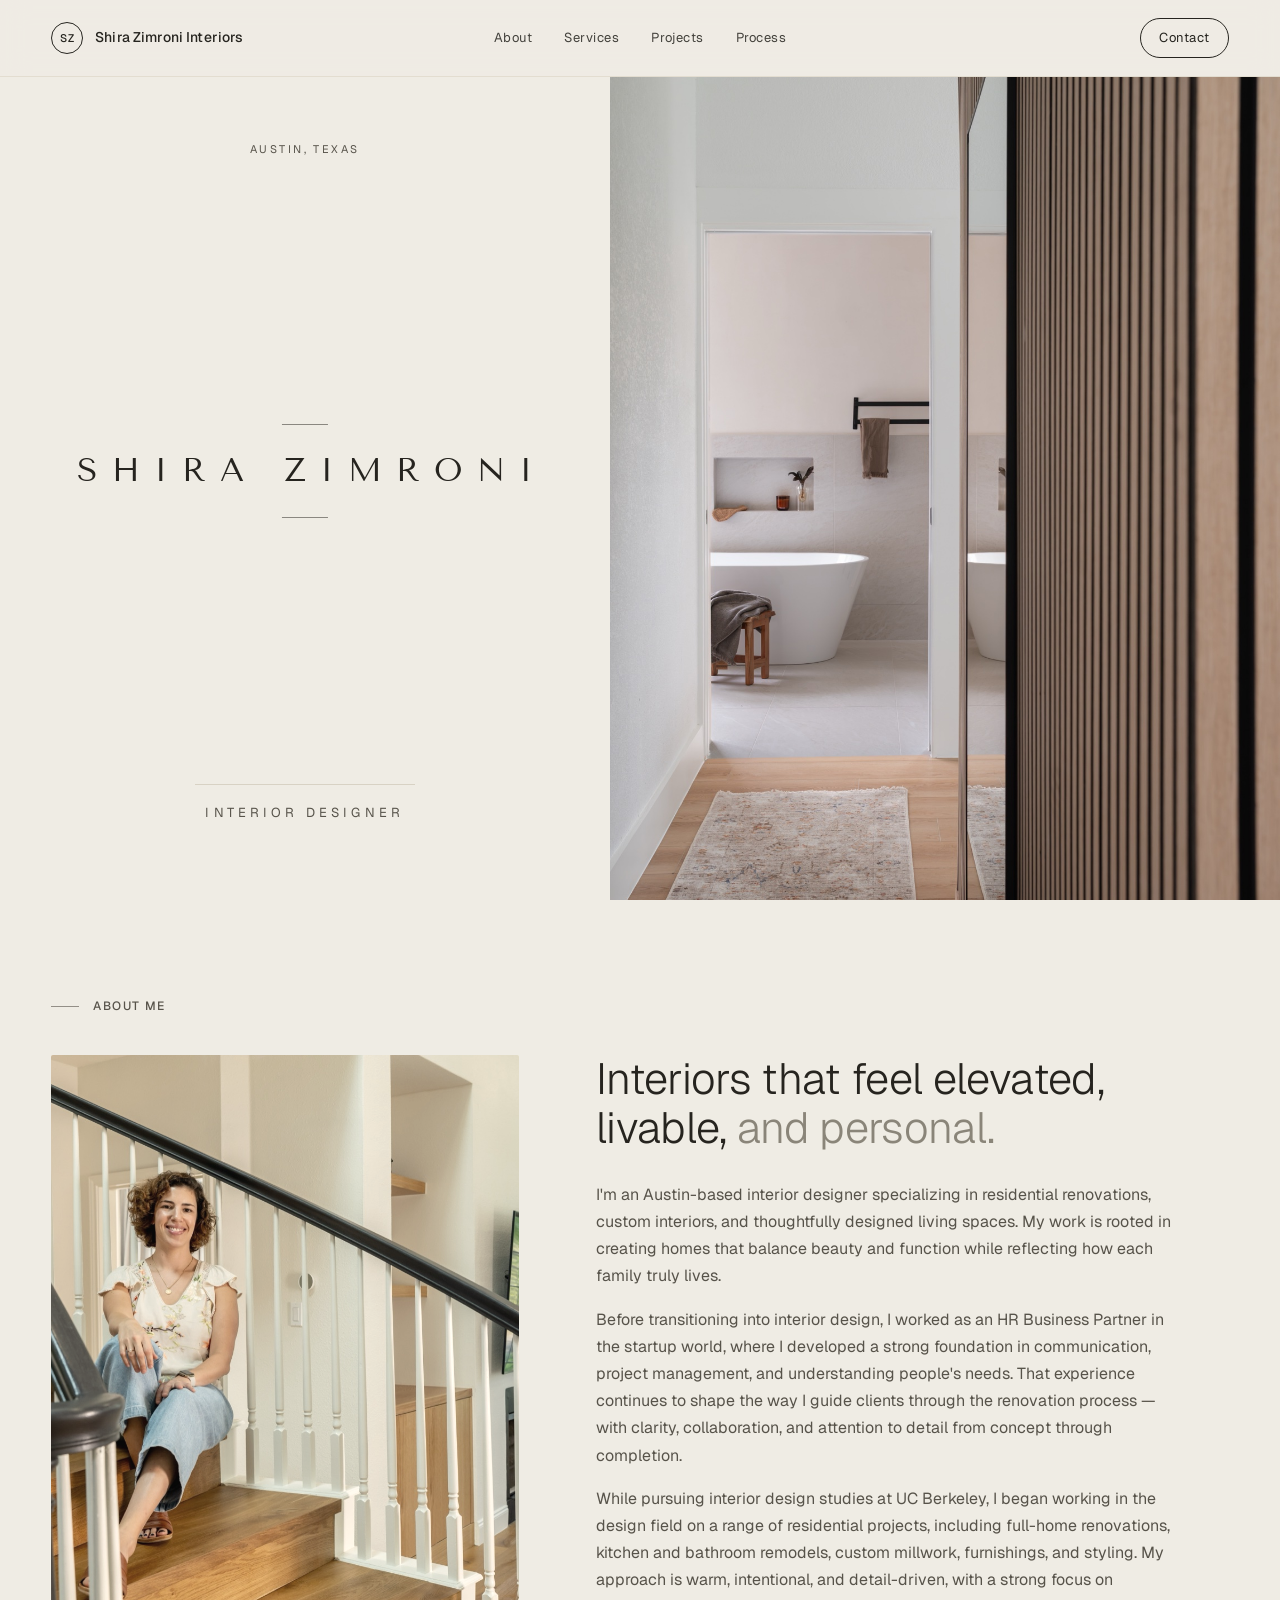
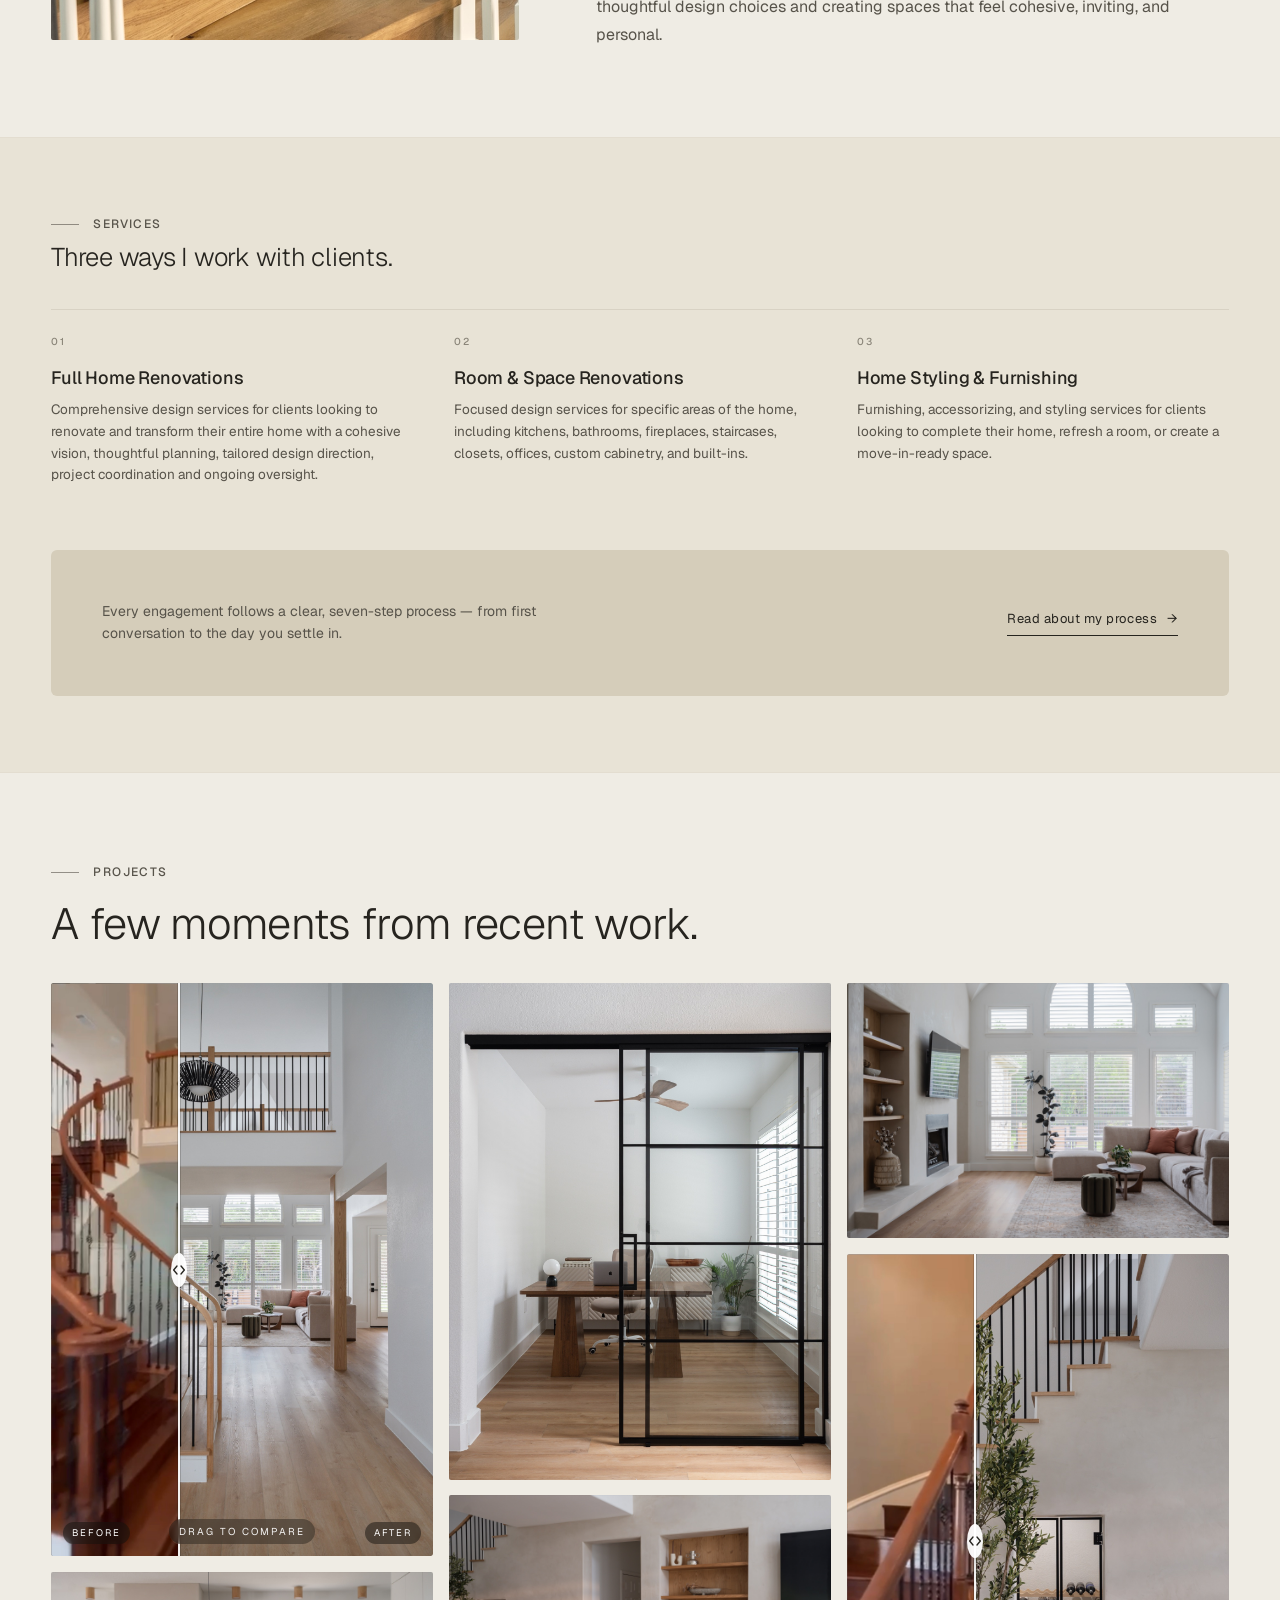
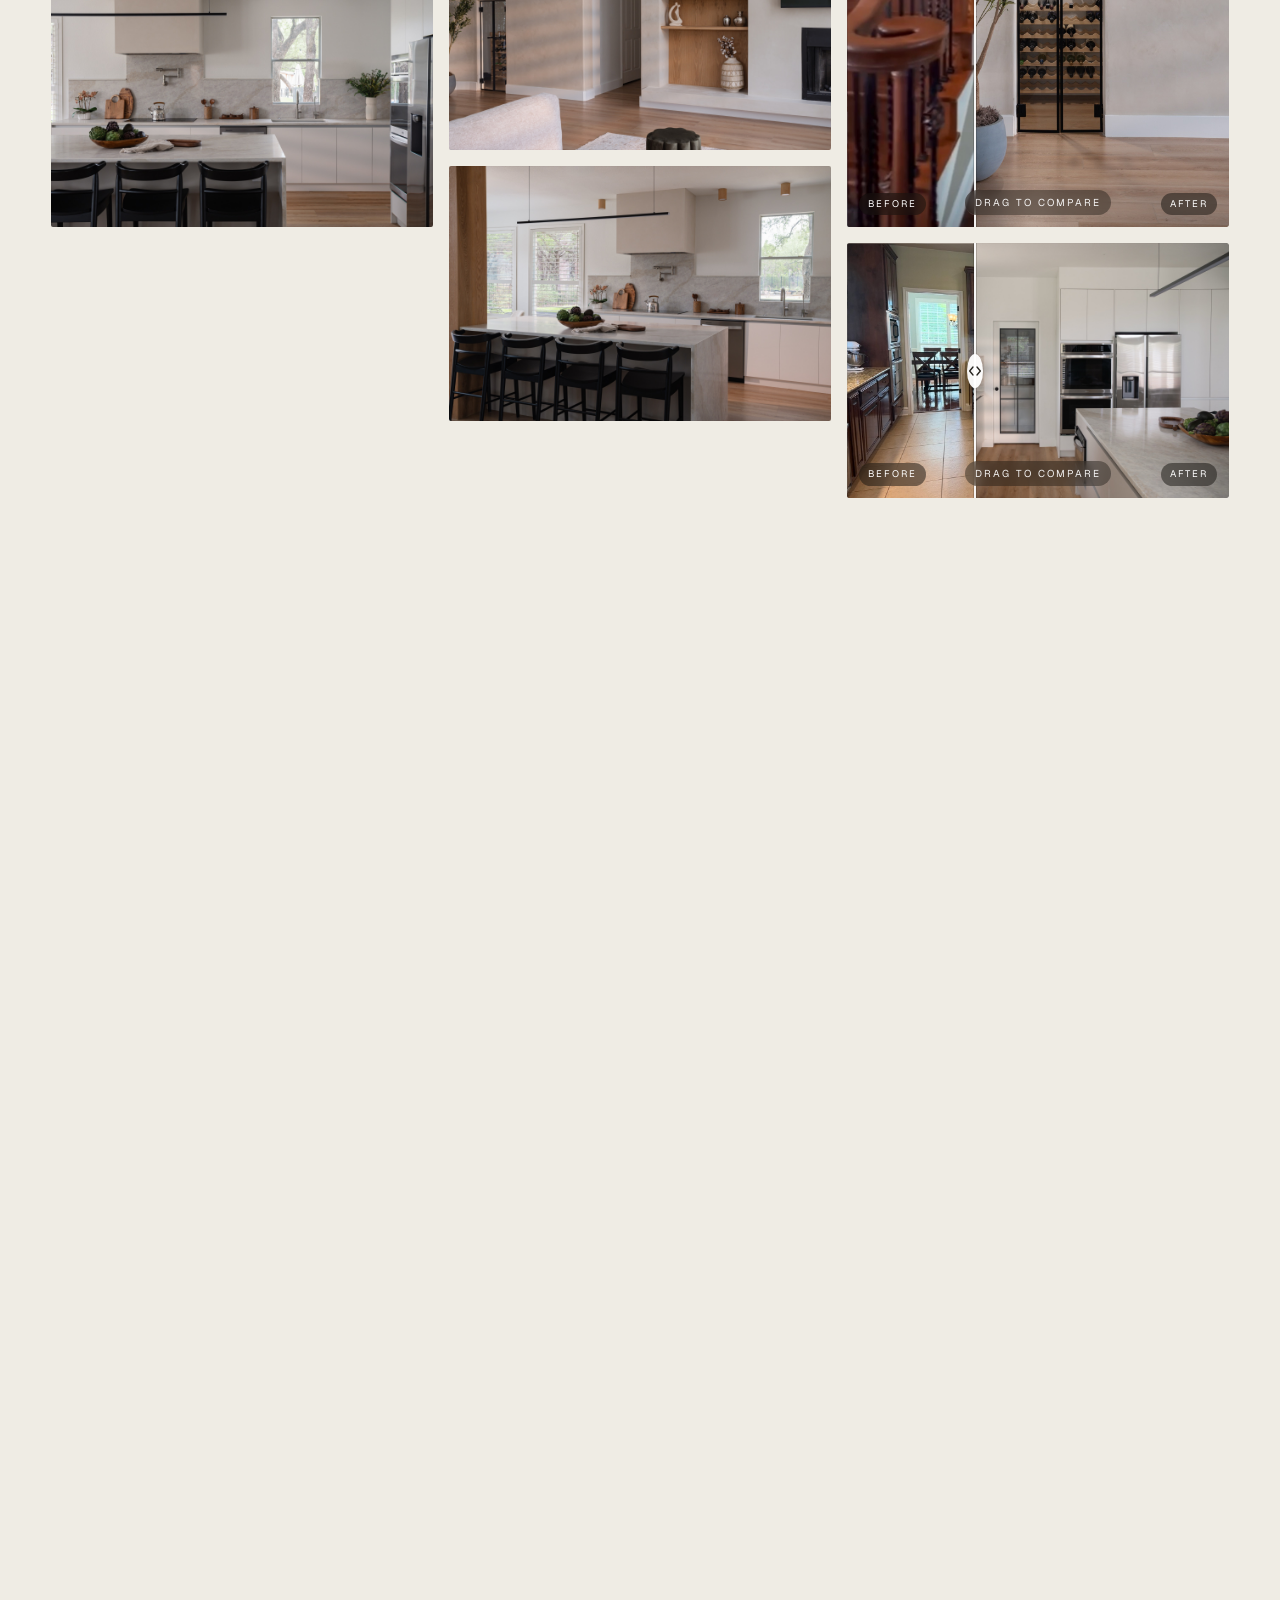
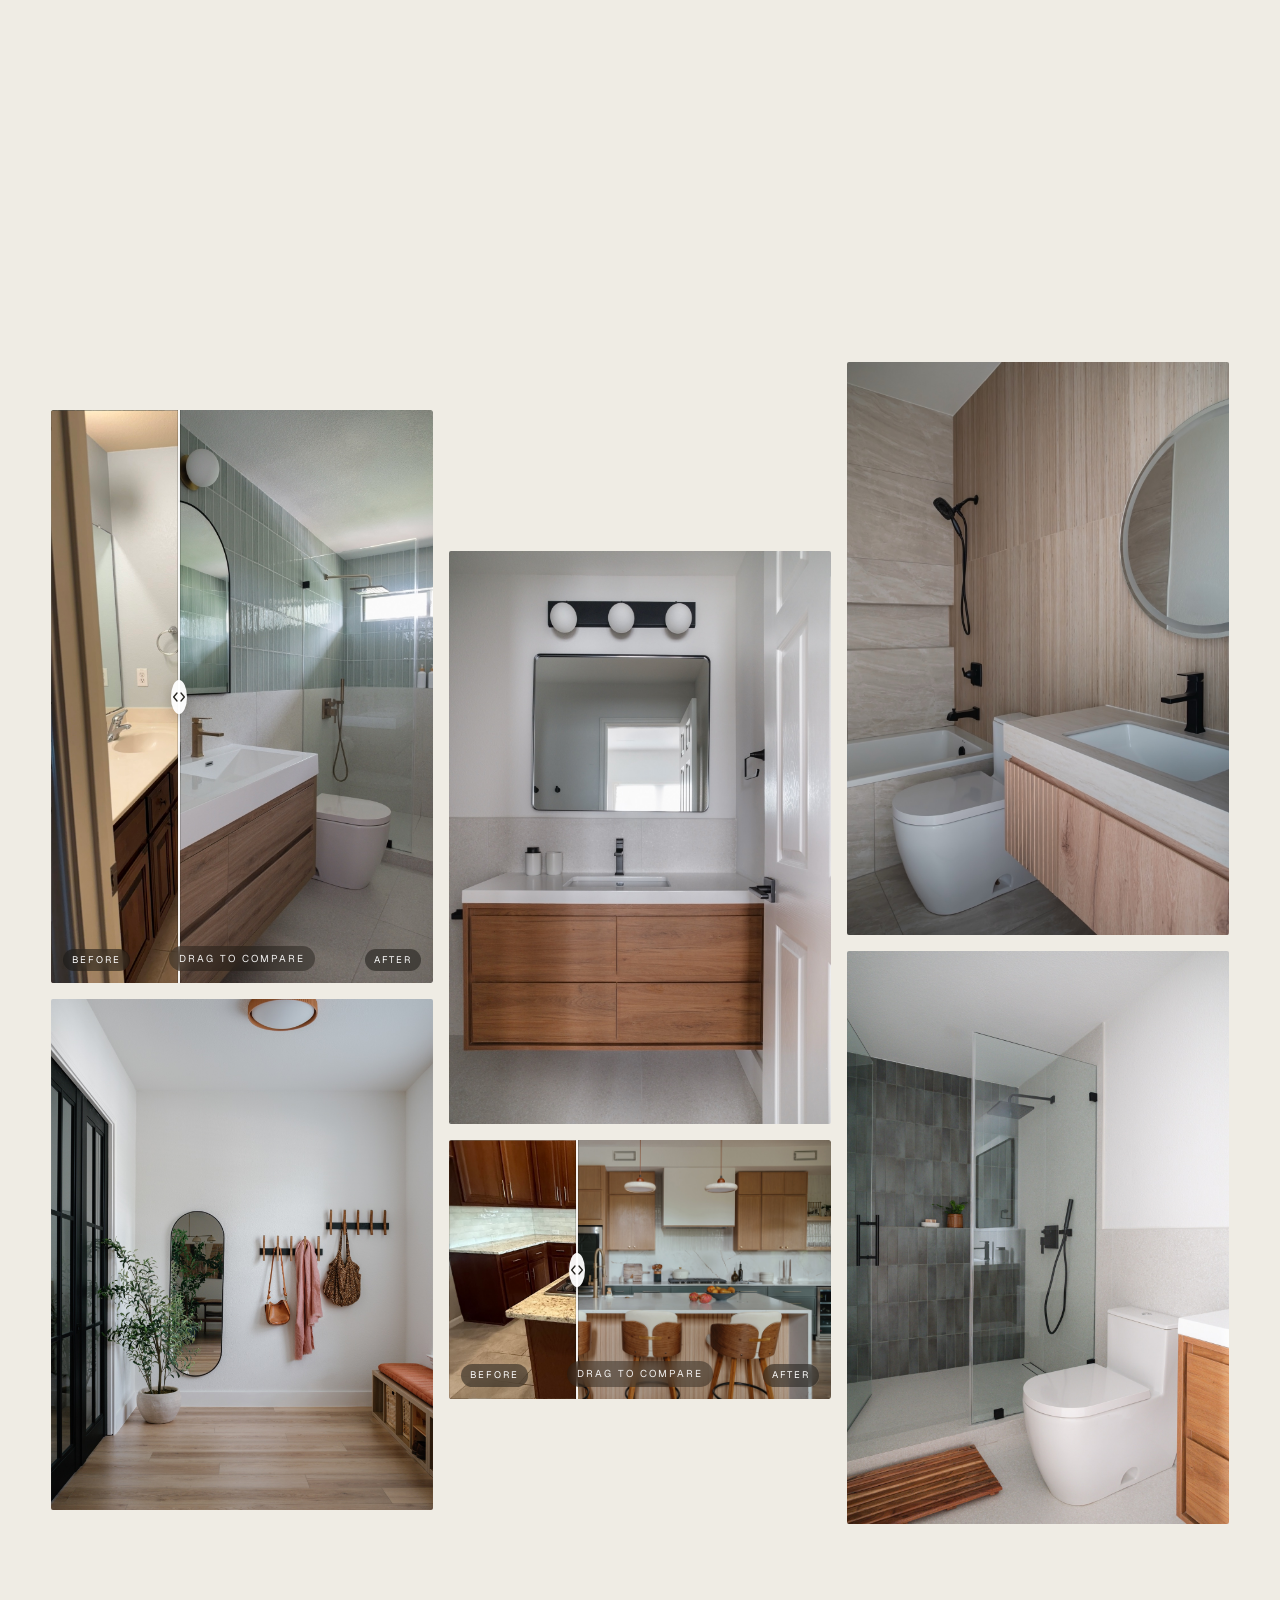
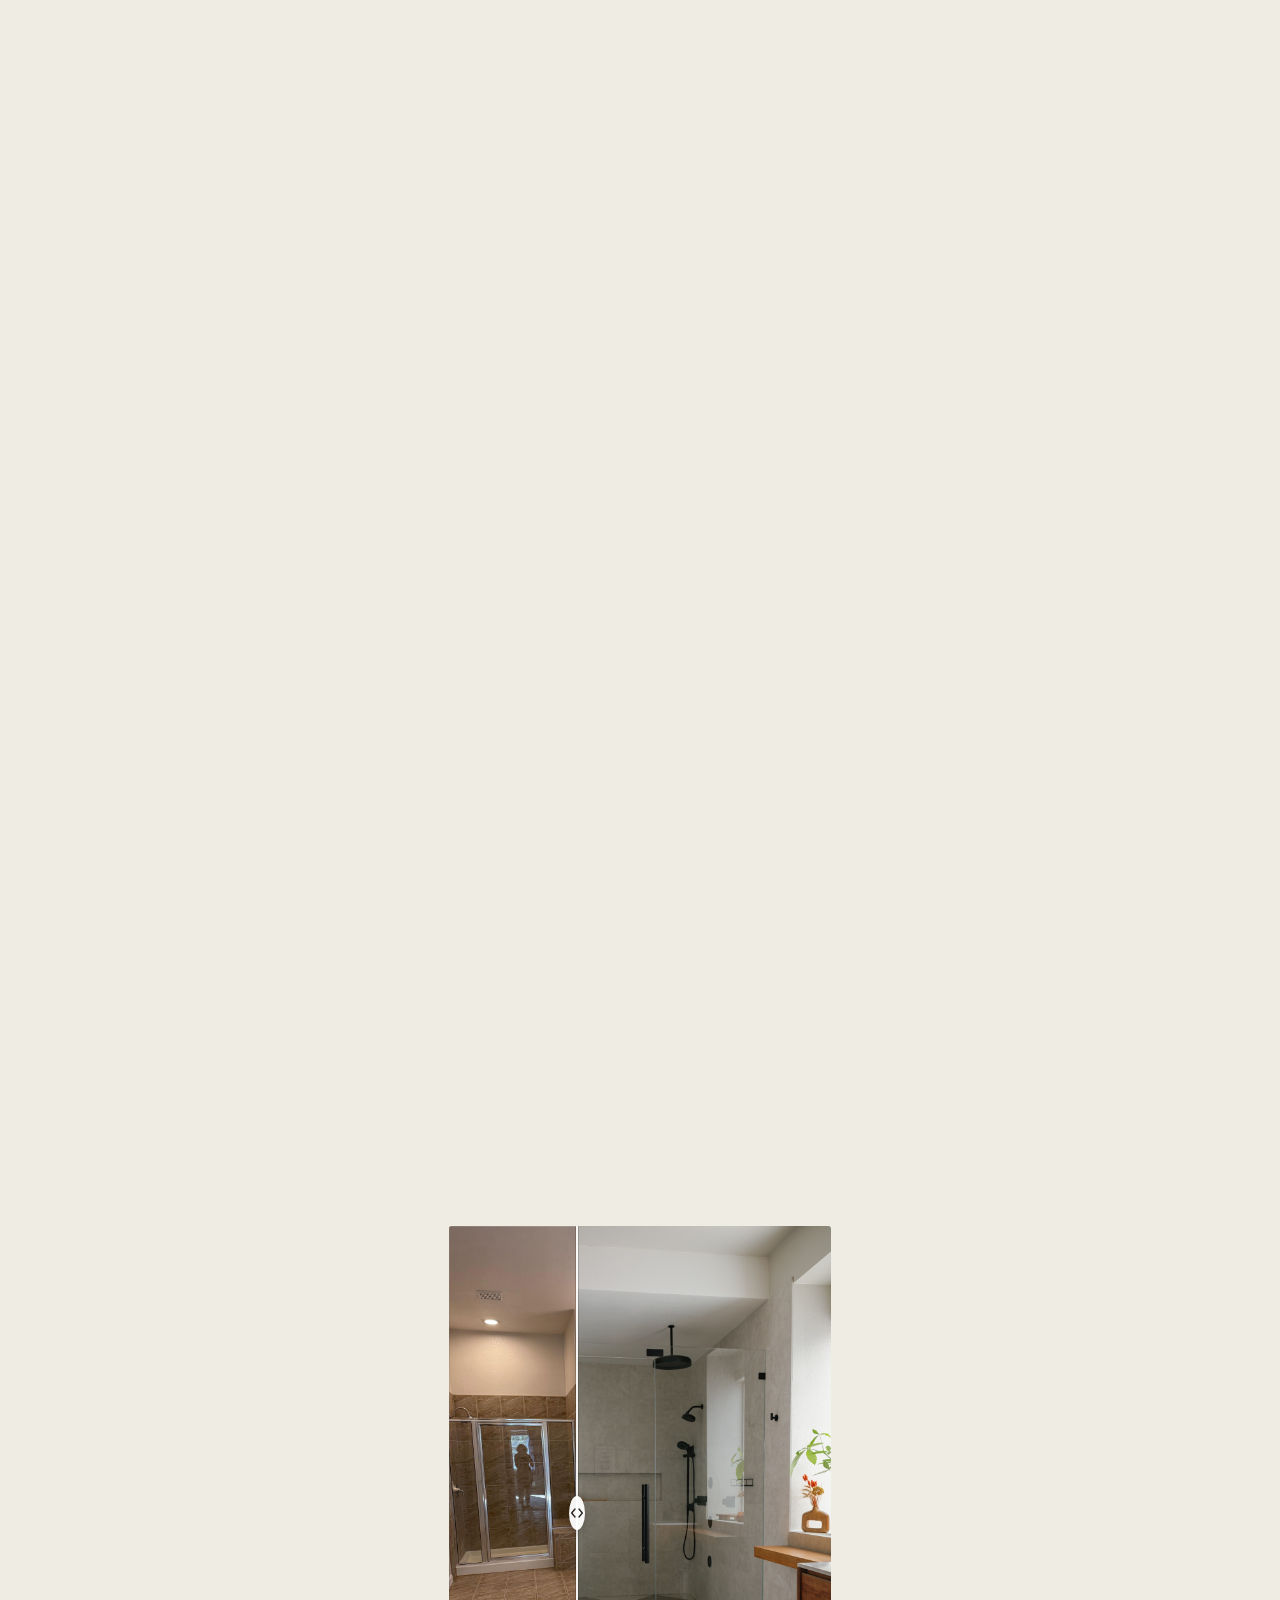
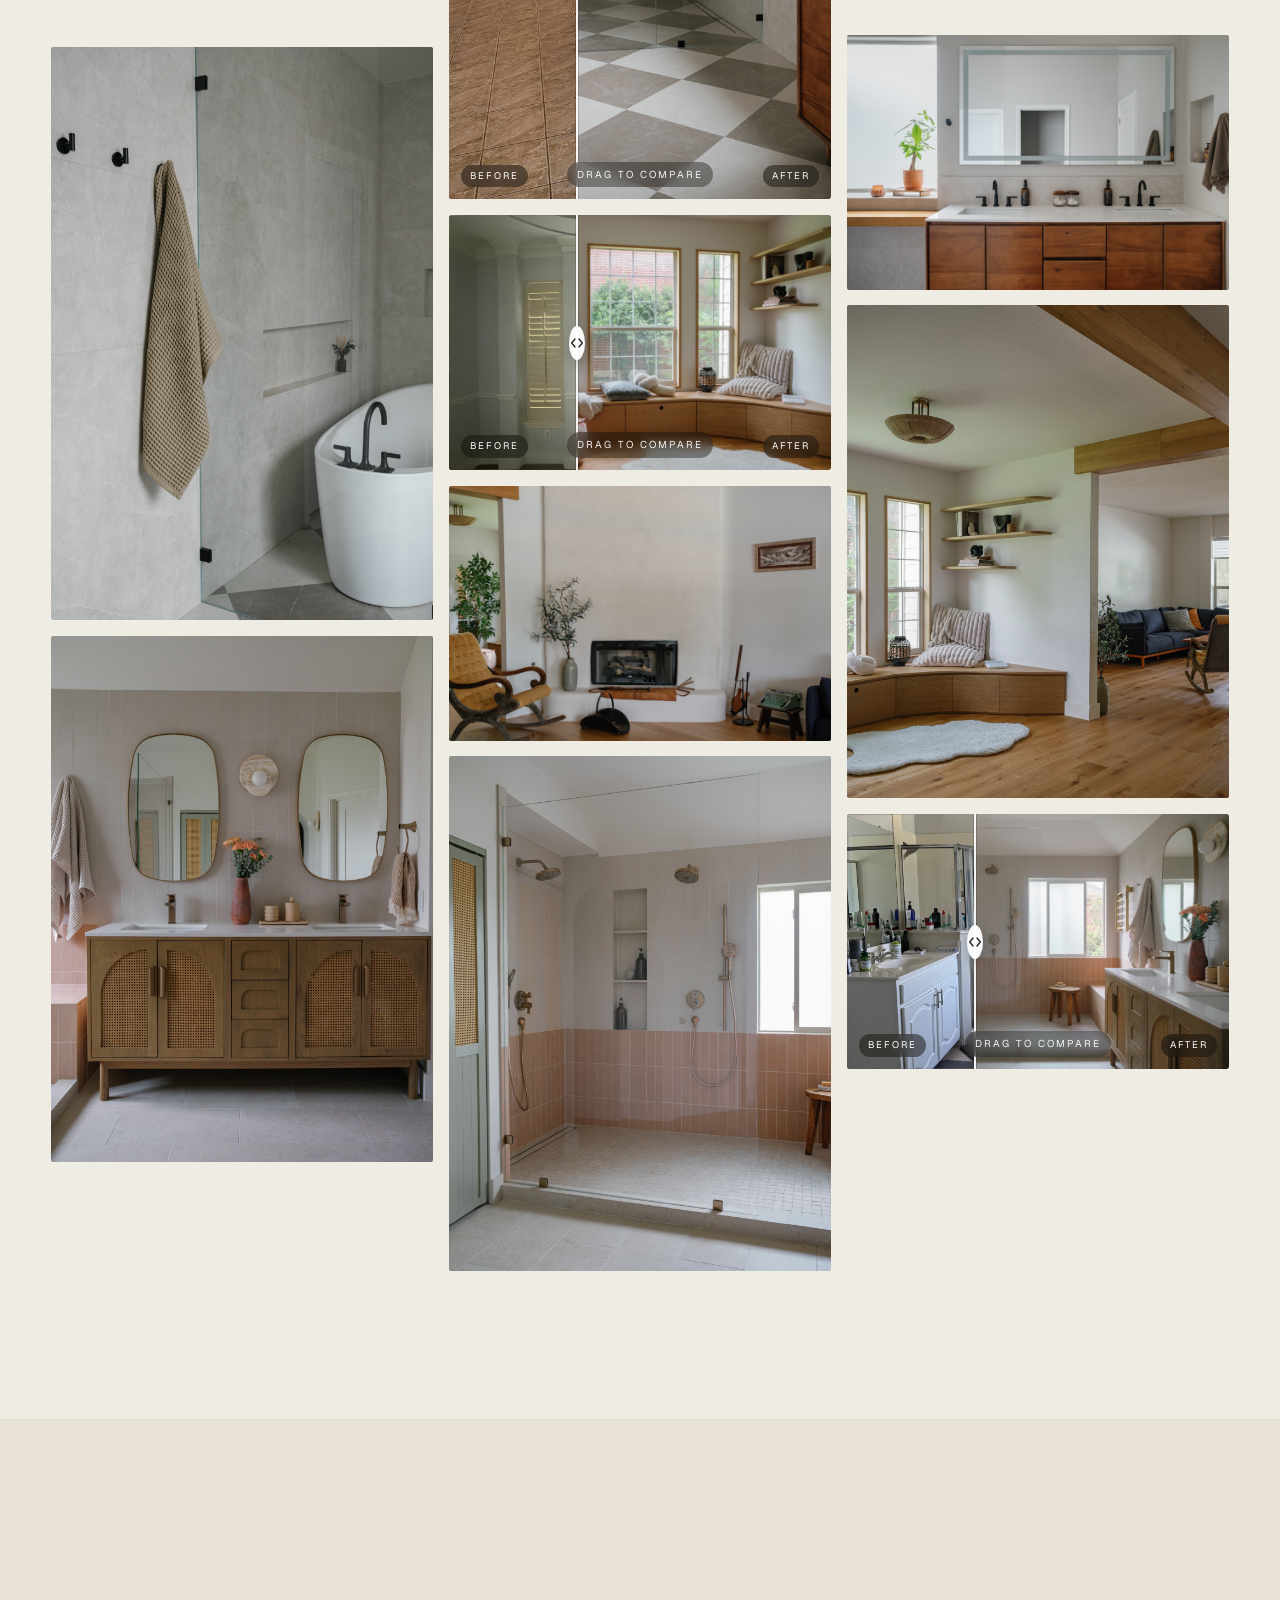
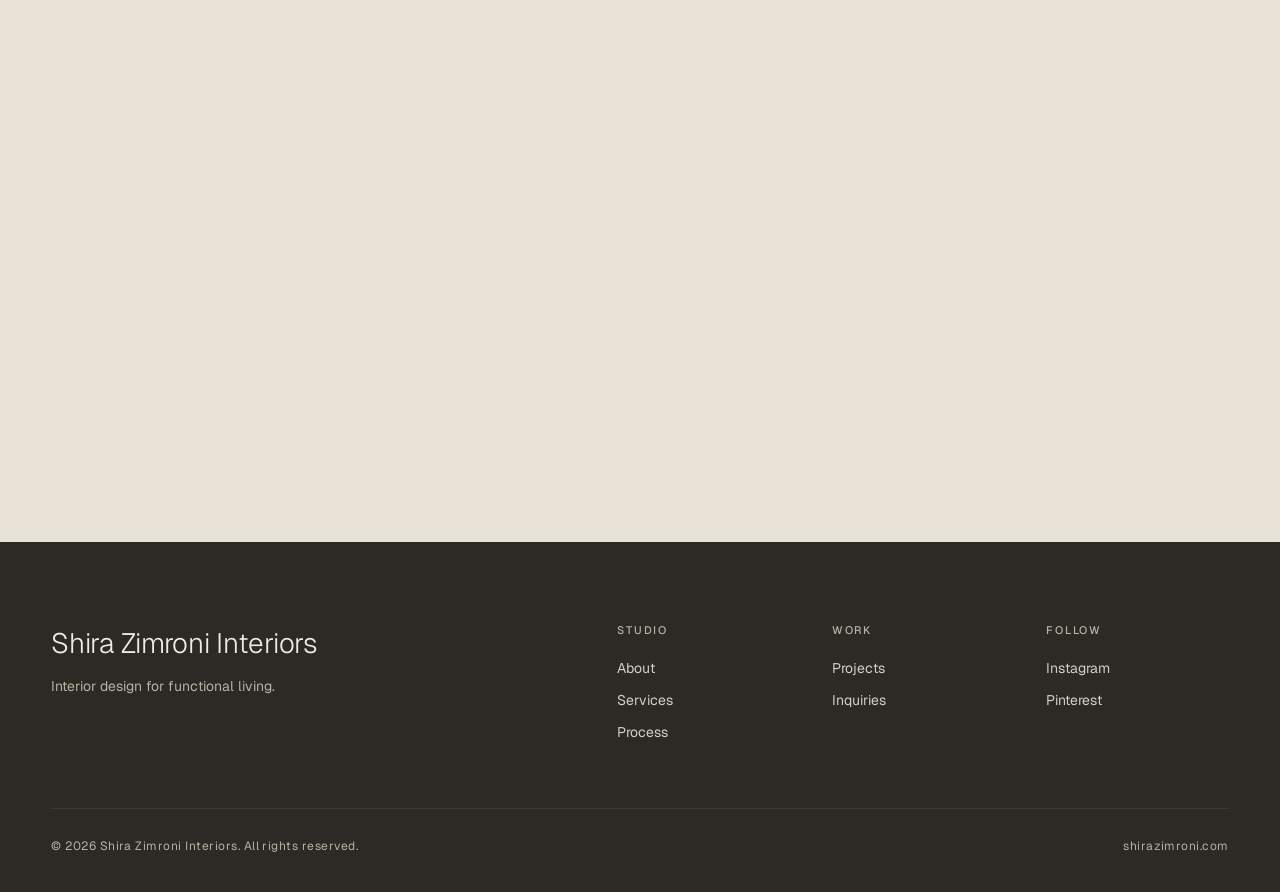
<file: index.html>
<!DOCTYPE html>
<html lang="en">
<head>
<!-- Google tag (gtag.js) -->
<script async src="https://www.googletagmanager.com/gtag/js?id=G-JJ0H0WZZL9"></script>
<script>
  window.dataLayer = window.dataLayer || [];
  function gtag(){dataLayer.push(arguments);}
  gtag('js', new Date());

  gtag('config', 'G-JJ0H0WZZL9');
</script>
<!-- Google tag (gtag.js) -->
<script async src="https://www.googletagmanager.com/gtag/js?id=AW-18379188116"></script>
<script>
  window.dataLayer = window.dataLayer || [];
  function gtag(){dataLayer.push(arguments);}
  gtag('js', new Date());

  gtag('config', 'AW-18379188116');
</script>
<!-- Event snippet for Submit lead form (1) conversion page -->
<script>
function gtag_report_conversion(url) {
  var callback = function () {
    if (typeof(url) != 'undefined') {
      window.location = url;
    }
  };
  gtag('event', 'conversion', {
      'send_to': 'AW-18379188116/7MoHCOCJtd4cEJTP8LtE',
      'value': 1.0,
      'currency': 'USD',
      'event_callback': callback
  });
  return false;
}
</script>
<meta charset="UTF-8" />
<meta name="viewport" content="width=device-width, initial-scale=1.0" />
<title>Shira Zimroni Interiors | Interior Designer — Austin, TX</title>
<meta name="description" content="Austin-based interior designer specializing in residential renovations, kitchen and bathroom remodels, custom interiors, and thoughtfully designed living spaces. Serving Austin, TX." />
<link rel="canonical" href="https://shirazimroni.com/" />
<link rel="icon" type="image/svg+xml" href="favicon.svg" />
<link rel="icon" type="image/png" sizes="32x32" href="favicon-32x32.png" />
<link rel="icon" type="image/png" sizes="16x16" href="favicon-16x16.png" />
<link rel="apple-touch-icon" sizes="180x180" href="apple-touch-icon.png" />
<link rel="shortcut icon" href="favicon.ico" />
<meta name="theme-color" content="#2b2a25" />
<meta property="og:title" content="Shira Zimroni Interiors | Interior Designer — Austin, TX" />
<meta property="og:description" content="Austin-based interior designer specializing in residential renovations, kitchen and bathroom remodels, custom interiors, and thoughtfully designed living spaces." />
<meta property="og:image" content="https://shirazimroni.com/assets/hero.jpg" />
<meta property="og:url" content="https://shirazimroni.com/" />
<meta property="og:type" content="website" />
<meta name="twitter:card" content="summary_large_image" />
<meta name="twitter:title" content="Shira Zimroni Interiors | Interior Designer — Austin, TX" />
<meta name="twitter:description" content="Austin-based interior designer specializing in residential renovations, kitchen and bathroom remodels, custom interiors, and thoughtfully designed living spaces." />
<meta name="twitter:image" content="https://shirazimroni.com/assets/hero.jpg" />
<link rel="preload" as="image" href="assets/hero.jpg" fetchpriority="high" />
<link rel="preconnect" href="https://fonts.googleapis.com" />
<link rel="preconnect" href="https://fonts.gstatic.com" crossorigin />
<link href="https://fonts.googleapis.com/css2?family=Geist:wght@300;400;500;600&family=Tenor+Sans&display=swap" rel="stylesheet" />
<link rel="stylesheet" href="styles.css" />
<script type="application/ld+json">
{
  "@context": "https://schema.org",
  "@type": ["LocalBusiness", "ProfessionalService"],
  "name": "Shira Zimroni Interiors",
  "description": "Austin-based interior designer specializing in residential renovations, kitchen and bathroom remodels, custom interiors, and thoughtfully designed living spaces.",
  "url": "https://shirazimroni.com",
  "image": "https://shirazimroni.com/assets/hero.jpg",
  "logo": "https://shirazimroni.com/favicon.svg",
  "address": {
    "@type": "PostalAddress",
    "addressLocality": "Austin",
    "addressRegion": "TX",
    "addressCountry": "US"
  },
  "areaServed": [
    { "@type": "City", "name": "Austin" },
    { "@type": "City", "name": "Round Rock" },
    { "@type": "City", "name": "Georgetown" },
    { "@type": "City", "name": "Cedar Park" },
    { "@type": "City", "name": "Pflugerville" },
    { "@type": "City", "name": "Lakeway" },
    { "@type": "City", "name": "Bee Cave" },
    { "@type": "City", "name": "Dripping Springs" },
    { "@type": "City", "name": "Buda" },
    { "@type": "City", "name": "Kyle" },
    { "@type": "City", "name": "San Marcos" }
  ],
  "sameAs": [
    "https://share.google/7JPH28yMUaiViznb4"
  ],
  "knowsAbout": [
    "interior design",
    "residential renovation",
    "kitchen remodel",
    "bathroom remodel",
    "custom millwork",
    "custom cabinetry",
    "home furnishing and styling"
  ],
  "hasOfferCatalog": {
    "@type": "OfferCatalog",
    "name": "Interior Design Services",
    "itemListElement": [
      {
        "@type": "Offer",
        "itemOffered": {
          "@type": "Service",
          "name": "Full Home Renovations",
          "description": "Comprehensive design services for clients looking to renovate and transform their entire home with a cohesive vision, thoughtful planning, tailored design direction, project coordination and ongoing oversight."
        }
      },
      {
        "@type": "Offer",
        "itemOffered": {
          "@type": "Service",
          "name": "Room & Space Renovations",
          "description": "Focused design services for specific areas of the home, including kitchens, bathrooms, fireplaces, staircases, closets, offices, custom cabinetry, and built-ins."
        }
      },
      {
        "@type": "Offer",
        "itemOffered": {
          "@type": "Service",
          "name": "Home Styling & Furnishing",
          "description": "Furnishing, accessorizing, and styling services for clients looking to complete their home, refresh a room, or create a move-in-ready space."
        }
      }
    ]
  },
  "contactPoint": {
    "@type": "ContactPoint",
    "contactType": "customer service",
    "availableLanguage": "English"
  },
  "sameAs": [
    "https://share.google/PZ7L3X8n1bVUiXrlN"
  ]
}
</script>
</head>
<body>

<!-- ============== NAV ============== -->
<header class="nav" id="nav" data-screen-label="nav">
  <a href="#top" class="nav__brand">
    <span class="nav__brand-mark">SZ</span>
    <span class="nav__brand-name">Shira Zimroni Interiors</span>
  </a>
  <nav class="nav__links">
    <a href="#about">About</a>
    <a href="#services">Services</a>
    <a href="#projects">Projects</a>
    <a href="process.html">Process</a>
  </nav>
  <a href="#contact" class="nav__cta">Contact</a>
  <button class="nav__menu-btn" id="navMenuBtn" aria-label="Open menu">
    <span></span><span></span>
  </button>
</header>

<!-- mobile menu drawer -->
<div class="mobile-menu" id="mobileMenu" aria-hidden="true">
  <a href="#about">About</a>
  <a href="#services">Services</a>
  <a href="#projects">Projects</a>
  <a href="process.html">Process</a>
  <a href="#contact">Contact</a>
</div>

<main id="top">

<!-- ============== HERO ============== -->
<section class="hero" id="hero" data-screen-label="01 hero">

  <div class="hero__panel hero__panel--center">
    <div class="hero__c-top">
      <span>Austin, Texas</span>
    </div>
    <h1 class="hero__title hero__title--c">
      <span class="hero__title-mark">Shira Zimroni</span>
    </h1>
    <div class="hero__c-bottom">Interior Designer</div>
  </div>

  <div class="hero__photo">
    <img src="assets/hero.jpg" alt="Residential interior design by Shira Zimroni Interiors, Austin TX" />
    <div class="hero__mobile-scrim" aria-hidden="true"></div>
  </div>
</section>

<!-- ============== ABOUT / INTRO ============== -->
<section class="about" id="about" data-screen-label="02 about">
  <div class="about__inner">
    <div class="section-eyebrow" data-reveal>
      <span class="dash"></span><span>About me</span>
    </div>

    <div class="about__grid">
      <div class="about__portrait" data-reveal>
        <img src="assets/portrait.jpg" alt="Portrait of Shira Zimroni" />
      </div>

      <div class="about__copy">
        <h2 class="about__title" data-reveal>
          Interiors that feel elevated, livable,
          <span class="about__title-em">and personal.</span>
        </h2>

        <div class="about__body" data-reveal>
          <p>
            I'm an Austin-based interior designer specializing in residential
            renovations, custom interiors, and thoughtfully designed living
            spaces. My work is rooted in creating homes that balance beauty
            and function while reflecting how each family truly lives.
          </p>
          <p>
            Before transitioning into interior design, I worked as an HR
            Business Partner in the startup world, where I developed a strong
            foundation in communication, project management, and understanding
            people's needs. That experience continues to shape the way I guide
            clients through the renovation process &mdash; with clarity,
            collaboration, and attention to detail from concept through
            completion.
          </p>
          <p>
            While pursuing interior design studies at UC Berkeley, I began
            working in the design field on a range of residential projects,
            including full-home renovations, kitchen and bathroom remodels,
            custom millwork, furnishings, and styling. My approach is warm,
            intentional, and detail-driven, with a strong focus on thoughtful
            design choices and creating spaces that feel cohesive, inviting,
            and personal.
          </p>
        </div>
      </div>
    </div>
  </div>
</section>

<!-- ============== SERVICES ============== -->
<section class="services" id="services" data-screen-label="03 services">
  <div class="services__inner">
    <header class="services__header">
      <div class="section-eyebrow" data-reveal>
        <span class="dash"></span><span>Services</span>
      </div>
      <h2 class="services__title" data-reveal>
        Three ways I work with clients.
      </h2>
    </header>

    <ul class="service-list">
      <li class="service" data-reveal>
        <span class="service__num">01</span>
        <h3 class="service__name">Full Home Renovations</h3>
        <p class="service__desc">
          Comprehensive design services for clients looking to renovate
          and transform their entire home with a cohesive vision,
          thoughtful planning, tailored design direction, project
          coordination and ongoing oversight.
        </p>
      </li>
      <li class="service" data-reveal>
        <span class="service__num">02</span>
        <h3 class="service__name">Room &amp; Space Renovations</h3>
        <p class="service__desc">
          Focused design services for specific areas of the home,
          including kitchens, bathrooms, fireplaces, staircases, closets,
          offices, custom cabinetry, and built-ins.
        </p>
      </li>
      <li class="service" data-reveal>
        <span class="service__num">03</span>
        <h3 class="service__name">Home Styling &amp; Furnishing</h3>
        <p class="service__desc">
          Furnishing, accessorizing, and styling services for clients
          looking to complete their home, refresh a room, or create a
          move-in-ready space.
        </p>
      </li>
    </ul>

    <div class="services__footer" data-reveal>
      <p class="services__footer-text">
        Every engagement follows a clear, seven-step process — from first
        conversation to the day you settle in.
      </p>
      <a class="services__footer-cta" href="process.html">
        Read about my process <span class="btn__arrow">→</span>
      </a>
    </div>
  </div>
</section>

<!-- ============== PROJECTS ============== -->
<section class="gallery" id="projects" data-screen-label="05 projects">
  <div class="gallery__inner">
    <header class="gallery__header">
      <div class="section-eyebrow" data-reveal>
        <span class="dash"></span><span>Projects</span>
      </div>
      <h2 class="gallery__title" data-reveal>
        A few moments from recent work.
      </h2>
    </header>

    <!--
      Gallery ordering convention:
      Group photos by PROJECT first (same filename prefix, e.g. shira_izora_*,
      shira_malaga_*), then by ROOM TYPE within each project so shots of the
      same space sit next to each other. When adding new photos, keep them
      adjacent to others from the same project + room.
    -->
    <div class="gallery__grid" id="galleryGrid">

      <figure class="gal gal--tall gal--compare" data-category="stairs" data-reveal
              data-before="assets/shira_rhondstat_blp5016_before.jpg"
              data-after="assets/shira_rhondstat_blp5016.jpg"
              data-aspect="3900/5850"
              data-caption="Entry &amp; staircase — before &amp; after">
        <img class="gal__img" src="assets/shira_rhondstat_blp5016.jpg" alt="Two-story entry with staircase after the remodel" loading="lazy" />
        <div class="ba__before" aria-hidden="true">
          <img src="assets/shira_rhondstat_blp5016_before.jpg" alt="Two-story entry before the remodel" loading="lazy" />
        </div>
        <div class="ba__divider">
          <span class="ba__line"></span>
          <span class="ba__grip" aria-hidden="true">
            <svg viewBox="0 0 24 24" width="16" height="16" fill="none" stroke="currentColor" stroke-width="2" stroke-linecap="round" stroke-linejoin="round"><polyline points="9 6 4 12 9 18"></polyline><polyline points="15 6 20 12 15 18"></polyline></svg>
          </span>
        </div>
        <span class="ba__tag ba__tag--before">Before</span>
        <span class="ba__tag ba__tag--after">After</span>
        <figcaption class="gal__caption">Drag to compare</figcaption>
      </figure>

      <figure class="gal gal--tall" data-category="common" data-reveal>
        <img class="gal__img" src="assets/shira_rhondstat_blp5014.jpg" alt="Home office behind black steel and glass door" loading="lazy" />
        <figcaption class="gal__caption">Home office</figcaption>
      </figure>


      <!-- ===== Project: Rhondstat ===== -->

      <!-- Common spaces -->
      <figure class="gal gal--wide" data-category="common" data-reveal>
        <img class="gal__img" src="assets/shira_rhondstat_blp5019.jpg" alt="Living room with sectional, fireplace, and arched windows" loading="lazy" />
        <figcaption class="gal__caption">Living room</figcaption>
      </figure>
      <figure class="gal gal--tall gal--compare" data-category="stairs" data-reveal
              data-before="assets/shira_rhondstat_blp5017_before.jpg"
              data-after="assets/shira_rhondstat_blp5017.jpg"
              data-aspect="3900/5850"
              data-caption="Stair &amp; wine cellar — before &amp; after">
        <img class="gal__img" src="assets/shira_rhondstat_blp5017.jpg" alt="Olive tree beside staircase with glass wine cellar after the remodel" loading="lazy" />
        <div class="ba__before" aria-hidden="true">
          <img src="assets/shira_rhondstat_blp5017_before.jpg" alt="Curved staircase with under-stair closet before the remodel" loading="lazy" />
        </div>
        <div class="ba__divider">
          <span class="ba__line"></span>
          <span class="ba__grip" aria-hidden="true">
            <svg viewBox="0 0 24 24" width="16" height="16" fill="none" stroke="currentColor" stroke-width="2" stroke-linecap="round" stroke-linejoin="round"><polyline points="9 6 4 12 9 18"></polyline><polyline points="15 6 20 12 15 18"></polyline></svg>
          </span>
        </div>
        <span class="ba__tag ba__tag--before">Before</span>
        <span class="ba__tag ba__tag--after">After</span>
        <figcaption class="gal__caption">Drag to compare</figcaption>
      </figure>
      <figure class="gal gal--wide" data-category="common" data-reveal>
        <img class="gal__img" src="assets/shira_rhondstat_blp5022.jpg" alt="Plaster built-in shelving beside fireplace" loading="lazy" />
        <figcaption class="gal__caption">Built-in shelving</figcaption>
      </figure>
      <figure class="gal gal--wide" data-category="kitchens" data-reveal>
        <img class="gal__img" src="assets/shira_rhondstat_blp5011.jpg" alt="Kitchen island and range under a leafy window" loading="lazy" />
        <figcaption class="gal__caption">Kitchen</figcaption>
      </figure>

      <!-- Kitchens -->
      <figure class="gal gal--wide" data-category="kitchens" data-reveal>
        <img class="gal__img" src="assets/shira_rhondstat_blp5004.jpg" alt="Marble waterfall island with black stools" loading="lazy" />
        <figcaption class="gal__caption">Kitchen island</figcaption>
      </figure>
      <figure class="gal gal--tall" data-category="kitchens" data-reveal>
        <img class="gal__img" src="assets/shira_rhondstat_blp5008.jpg" alt="Cooktop with plaster hood and marble backsplash" loading="lazy" />
        <figcaption class="gal__caption">Cooktop &amp; hood</figcaption>
      </figure>
      <figure class="gal gal--wide gal--compare" data-category="kitchens" data-reveal
              data-before="assets/shira_rhondstat_blp5009_before.jpg"
              data-after="assets/shira_rhondstat_blp5009.jpg"
              data-aspect="4850/3233"
              data-caption="Kitchen — before &amp; after">
        <img class="gal__img" src="assets/shira_rhondstat_blp5009.jpg" alt="Kitchen with double ovens, fridge, and glass pantry door after the remodel" loading="lazy" />
        <div class="ba__before" aria-hidden="true">
          <img src="assets/shira_rhondstat_blp5009_before.jpg" alt="Dated kitchen with dark wood cabinets and granite before the remodel" loading="lazy" />
        </div>
        <div class="ba__divider">
          <span class="ba__line"></span>
          <span class="ba__grip" aria-hidden="true">
            <svg viewBox="0 0 24 24" width="16" height="16" fill="none" stroke="currentColor" stroke-width="2" stroke-linecap="round" stroke-linejoin="round"><polyline points="9 6 4 12 9 18"></polyline><polyline points="15 6 20 12 15 18"></polyline></svg>
          </span>
        </div>
        <span class="ba__tag ba__tag--before">Before</span>
        <span class="ba__tag ba__tag--after">After</span>
        <figcaption class="gal__caption">Drag to compare</figcaption>
      </figure>
      <figure class="gal gal--tall" data-category="kitchens" data-reveal>
        <img class="gal__img" src="assets/shira_rhondstat_blp5013.jpg" alt="Pantry with floating oak shelves and concrete counter" loading="lazy" />
        <figcaption class="gal__caption">Pantry</figcaption>
      </figure>

      <!-- Stairs -->

      <!-- Bathrooms -->
      <figure class="gal gal--tall" data-category="bathrooms" data-reveal>
        <img class="gal__img" src="assets/shira_rhondstat_blp5025.jpg" alt="Hallway with slat wall leading to freestanding tub" loading="lazy" />
        <figcaption class="gal__caption">Ensuite approach</figcaption>
      </figure>
      <figure class="gal gal--tall" data-category="common" data-reveal>
        <img class="gal__img" src="assets/shira_rhondstat_blp5026.jpg" alt="Bedroom slat wall with view through to the ensuite tub" loading="lazy" />
        <figcaption class="gal__caption">Primary suite</figcaption>
      </figure>
      <figure class="gal gal--tall" data-category="bathrooms" data-reveal>
        <img class="gal__img" src="assets/shira_rhondstat_blp5028.jpg" alt="Freestanding tub with tiled niche and towel bar" loading="lazy" />
        <figcaption class="gal__caption">Soaking tub</figcaption>
      </figure>
      <figure class="gal gal--wide gal--compare" data-category="bathrooms" data-reveal
              data-before="assets/shira_rhondstat_blp5029_before.jpg"
              data-after="assets/shira_rhondstat_blp5029.jpg"
              data-aspect="4850/3322"
              data-caption="Double vanity — before &amp; after">
        <img class="gal__img" src="assets/shira_rhondstat_blp5029.jpg" alt="Double fluted vanity after the remodel" loading="lazy" />
        <div class="ba__before" aria-hidden="true">
          <img src="assets/shira_rhondstat_blp5029_before.jpg" alt="Dated bathroom vanity and tub before the remodel" loading="lazy" />
        </div>
        <div class="ba__divider">
          <span class="ba__line"></span>
          <span class="ba__grip" aria-hidden="true">
            <svg viewBox="0 0 24 24" width="16" height="16" fill="none" stroke="currentColor" stroke-width="2" stroke-linecap="round" stroke-linejoin="round"><polyline points="9 6 4 12 9 18"></polyline><polyline points="15 6 20 12 15 18"></polyline></svg>
          </span>
        </div>
        <span class="ba__tag ba__tag--before">Before</span>
        <span class="ba__tag ba__tag--after">After</span>
        <figcaption class="gal__caption">Drag to compare</figcaption>
      </figure>
      <figure class="gal gal--tall gal--compare" data-category="bathrooms" data-reveal
              data-before="assets/shira_rhondstat_blp5030_before.jpg"
              data-after="assets/shira_rhondstat_blp5030.jpg"
              data-aspect="3945/5850"
              data-caption="Wet room — before &amp; after">
        <img class="gal__img" src="assets/shira_rhondstat_blp5030.jpg" alt="Walk-in wet room after the remodel" loading="lazy" />
        <div class="ba__before" aria-hidden="true">
          <img src="assets/shira_rhondstat_blp5030_before.jpg" alt="Dated shower enclosure before the remodel" loading="lazy" />
        </div>
        <div class="ba__divider">
          <span class="ba__line"></span>
          <span class="ba__grip" aria-hidden="true">
            <svg viewBox="0 0 24 24" width="16" height="16" fill="none" stroke="currentColor" stroke-width="2" stroke-linecap="round" stroke-linejoin="round"><polyline points="9 6 4 12 9 18"></polyline><polyline points="15 6 20 12 15 18"></polyline></svg>
          </span>
        </div>
        <span class="ba__tag ba__tag--before">Before</span>
        <span class="ba__tag ba__tag--after">After</span>
        <figcaption class="gal__caption">Drag to compare</figcaption>
      </figure>
      <figure class="gal gal--tall" data-category="bathrooms" data-reveal>
        <img class="gal__img" src="assets/shira_rhondstat_blp5031.jpg" alt="Glass shower door detail with black hardware" loading="lazy" />
        <figcaption class="gal__caption">Shower detail</figcaption>
      </figure>
      <figure class="gal gal--tall" data-category="bathrooms" data-reveal>
        <img class="gal__img" src="assets/shira_rhondstat_blp5032.jpg" alt="Fluted vanity beside tub and glass-block windows" loading="lazy" />
        <figcaption class="gal__caption">Primary bath</figcaption>
      </figure>
      <figure class="gal gal--tall" data-category="bathrooms" data-reveal>
        <img class="gal__img" src="assets/shira_rhondstat_blp5034.jpg" alt="Wood-clad bathroom with tub, toilet, and round mirror" loading="lazy" />
        <figcaption class="gal__caption">Guest bath</figcaption>
      </figure>
      <figure class="gal gal--tall gal--compare" data-category="bathrooms" data-reveal
              data-before="assets/shira_rhondstat_blp5036_before.jpg"
              data-after="assets/shira_rhondstat_blp5036.jpg"
              data-aspect="3900/5850"
              data-caption="Green bath — before &amp; after">
        <img class="gal__img" src="assets/shira_rhondstat_blp5036.jpg" alt="Green zellige bathroom with arched mirrors and walk-in shower after the remodel" loading="lazy" />
        <div class="ba__before" aria-hidden="true">
          <img src="assets/shira_rhondstat_blp5036_before.jpg" alt="Dated bathroom with blue walls and dark vanity before the remodel" loading="lazy" />
        </div>
        <div class="ba__divider">
          <span class="ba__line"></span>
          <span class="ba__grip" aria-hidden="true">
            <svg viewBox="0 0 24 24" width="16" height="16" fill="none" stroke="currentColor" stroke-width="2" stroke-linecap="round" stroke-linejoin="round"><polyline points="9 6 4 12 9 18"></polyline><polyline points="15 6 20 12 15 18"></polyline></svg>
          </span>
        </div>
        <span class="ba__tag ba__tag--before">Before</span>
        <span class="ba__tag ba__tag--after">After</span>
        <figcaption class="gal__caption">Drag to compare</figcaption>
      </figure>
      <figure class="gal gal--tall" data-category="bathrooms" data-reveal>
        <img class="gal__img" src="assets/shira_rhondstat_blp5038.jpg" alt="Powder room with oak vanity and globe sconces" loading="lazy" />
        <figcaption class="gal__caption">Powder room</figcaption>
      </figure>
      <figure class="gal gal--tall" data-category="bathrooms" data-reveal>
        <img class="gal__img" src="assets/shira_rhondstat_blp5039.jpg" alt="Gray zellige shower with black fixtures and teak mat" loading="lazy" />
        <figcaption class="gal__caption">Shower</figcaption>
      </figure>



      <!-- ===== Project: Izora ===== -->

      <!-- Common spaces -->
      <figure class="gal gal--tall" data-category="common" data-reveal>
        <img class="gal__img" src="assets/shira_izora_blp5003.jpg" alt="Entryway with mirror and coat rack" loading="lazy" />
        <figcaption class="gal__caption">Entryway</figcaption>
      </figure>
      <figure class="gal gal--wide gal--compare" data-category="kitchens" data-reveal
              data-before="assets/shira_izora_blp5006_before.jpg"
              data-after="assets/shira_izora_blp5006.jpg"
              data-aspect="4779/3233"
              data-caption="Kitchen island — before &amp; after">
        <img class="gal__img" src="assets/shira_izora_blp5006.jpg" alt="Kitchen island with walnut stools after the remodel" loading="lazy" />
        <div class="ba__before" aria-hidden="true">
          <img src="assets/shira_izora_blp5006_before.jpg" alt="Dated kitchen with brown cabinets before the remodel" loading="lazy" />
        </div>
        <div class="ba__divider">
          <span class="ba__line"></span>
          <span class="ba__grip" aria-hidden="true">
            <svg viewBox="0 0 24 24" width="16" height="16" fill="none" stroke="currentColor" stroke-width="2" stroke-linecap="round" stroke-linejoin="round"><polyline points="9 6 4 12 9 18"></polyline><polyline points="15 6 20 12 15 18"></polyline></svg>
          </span>
        </div>
        <span class="ba__tag ba__tag--before">Before</span>
        <span class="ba__tag ba__tag--after">After</span>
        <figcaption class="gal__caption">Drag to compare</figcaption>
      </figure>
      <figure class="gal gal--tall gal--compare" data-category="common" data-reveal
              data-before="assets/shira_izora_blp5011_before.jpg"
              data-after="assets/shira_izora_blp5011.jpg"
              data-aspect="1400/2100"
              data-caption="Dining &amp; bar — before &amp; after">
        <img class="gal__img" src="assets/shira_izora_blp5011.jpg" alt="Dining area with bar after the remodel" loading="lazy" />
        <div class="ba__before" aria-hidden="true">
          <img src="assets/shira_izora_blp5011_before.jpg" alt="Empty dining room before the remodel" loading="lazy" />
        </div>
        <div class="ba__divider">
          <span class="ba__line"></span>
          <span class="ba__grip" aria-hidden="true">
            <svg viewBox="0 0 24 24" width="16" height="16" fill="none" stroke="currentColor" stroke-width="2" stroke-linecap="round" stroke-linejoin="round"><polyline points="9 6 4 12 9 18"></polyline><polyline points="15 6 20 12 15 18"></polyline></svg>
          </span>
        </div>
        <span class="ba__tag ba__tag--before">Before</span>
        <span class="ba__tag ba__tag--after">After</span>
        <figcaption class="gal__caption">Drag to compare</figcaption>
      </figure>

      <!-- Kitchens -->
      <figure class="gal gal--tall" data-category="kitchens" data-reveal>
        <img class="gal__img" src="assets/shira_izora_blp5015.jpg" alt="Built-in bar with floating oak shelves" loading="lazy" />
        <figcaption class="gal__caption">Bar built-in</figcaption>
      </figure>
      <figure class="gal gal--tall gal--compare" data-category="kitchens" data-reveal
              data-before="assets/shira_izora_blp5016_before.jpg"
              data-after="assets/shira_izora_blp5016.jpg"
              data-aspect="1400/1967"
              data-caption="Kitchen — before &amp; after">
        <img class="gal__img" src="assets/shira_izora_blp5016.jpg" alt="Kitchen with green lower cabinets after the remodel" loading="lazy" />
        <div class="ba__before" aria-hidden="true">
          <img src="assets/shira_izora_blp5016_before.jpg" alt="Dated kitchen with brown cabinets before the remodel" loading="lazy" />
        </div>
        <div class="ba__divider">
          <span class="ba__line"></span>
          <span class="ba__grip" aria-hidden="true">
            <svg viewBox="0 0 24 24" width="16" height="16" fill="none" stroke="currentColor" stroke-width="2" stroke-linecap="round" stroke-linejoin="round"><polyline points="9 6 4 12 9 18"></polyline><polyline points="15 6 20 12 15 18"></polyline></svg>
          </span>
        </div>
        <span class="ba__tag ba__tag--before">Before</span>
        <span class="ba__tag ba__tag--after">After</span>
        <figcaption class="gal__caption">Drag to compare</figcaption>
      </figure>
      <figure class="gal gal--tall" data-category="kitchens" data-reveal>
        <img class="gal__img" src="assets/shira_izora_blp5018.jpg" alt="Kitchen range with marble backsplash" loading="lazy" />
        <figcaption class="gal__caption">Kitchen</figcaption>
      </figure>
      <figure class="gal gal--tall" data-category="kitchens" data-reveal>
        <img class="gal__img" src="assets/shira_izora_blp5019.jpg" alt="Coffee station with oak cabinets and green drawers" loading="lazy" />
        <figcaption class="gal__caption">Coffee station</figcaption>
      </figure>

      <!-- Stairs -->
      <figure class="gal gal--tall" data-category="stairs" data-reveal>
        <img class="gal__img" src="assets/shira_izora_blp5020.jpg" alt="Open-tread staircase with vinyl shelves" loading="lazy" />
        <figcaption class="gal__caption">Staircase</figcaption>
      </figure>
      <figure class="gal gal--wide" data-category="stairs" data-reveal>
        <img class="gal__img" src="assets/shira_izora_blp5021.jpg" alt="Fireplace and stair detail" loading="lazy" />
        <figcaption class="gal__caption">Stairs &amp; fireplace</figcaption>
      </figure>

      <!-- Bathrooms -->
      <figure class="gal gal--tall" data-category="bathrooms" data-reveal>
        <img class="gal__img" src="assets/shira_izora_blp5022.jpg" alt="Bathroom with green tile and organic mirror" loading="lazy" />
        <figcaption class="gal__caption">Bathroom</figcaption>
      </figure>
      <figure class="gal gal--tall" data-category="bathrooms" data-reveal>
        <img class="gal__img" src="assets/shira_izora_blp5023.jpg" alt="Bathroom with double vanity and checkered floor" loading="lazy" />
        <figcaption class="gal__caption">Bathroom</figcaption>
      </figure>
      <figure class="gal gal--tall gal--compare" data-category="bathrooms" data-reveal
              data-before="assets/shira_izora_blp5024_before.jpg"
              data-after="assets/shira_izora_blp5024.jpg"
              data-aspect="1400/2100"
              data-caption="Primary bath — before &amp; after">
        <img class="gal__img" src="assets/shira_izora_blp5024.jpg" alt="Bathroom with checkered floor after the remodel" loading="lazy" />
        <div class="ba__before" aria-hidden="true">
          <img src="assets/shira_izora_blp5024_before.jpg" alt="Dated bathroom before the remodel" loading="lazy" />
        </div>
        <div class="ba__divider">
          <span class="ba__line"></span>
          <span class="ba__grip" aria-hidden="true">
            <svg viewBox="0 0 24 24" width="16" height="16" fill="none" stroke="currentColor" stroke-width="2" stroke-linecap="round" stroke-linejoin="round"><polyline points="9 6 4 12 9 18"></polyline><polyline points="15 6 20 12 15 18"></polyline></svg>
          </span>
        </div>
        <span class="ba__tag ba__tag--before">Before</span>
        <span class="ba__tag ba__tag--after">After</span>
        <figcaption class="gal__caption">Drag to compare</figcaption>
      </figure>
      <figure class="gal gal--wide" data-category="bathrooms" data-reveal>
        <img class="gal__img" src="assets/shira_izora_blp5025.jpg" alt="Bathroom with checkered floor and tub" loading="lazy" />
        <figcaption class="gal__caption">Bathroom</figcaption>
      </figure>
      <figure class="gal gal--tall" data-category="bathrooms" data-reveal>
        <img class="gal__img" src="assets/shira_izora_blp5026.jpg" alt="Shower detail with niche and towel" loading="lazy" />
        <figcaption class="gal__caption">Shower detail</figcaption>
      </figure>

      <!-- ===== Project: Malaga ===== -->

      <!-- Common spaces -->
      <figure class="gal gal--wide gal--compare" data-category="common" data-reveal
              data-before="assets/shira_malaga_blp5001_before.jpg"
              data-after="assets/shira_malaga_blp5001.jpg"
              data-aspect="1400/933"
              data-caption="Window seat — before &amp; after">
        <img class="gal__img" src="assets/shira_malaga_blp5001.jpg" alt="Window seat with built-in storage after the remodel" loading="lazy" />
        <div class="ba__before" aria-hidden="true">
          <img src="assets/shira_malaga_blp5001_before.jpg" alt="Room with shutters before the remodel" loading="lazy" />
        </div>
        <div class="ba__divider">
          <span class="ba__line"></span>
          <span class="ba__grip" aria-hidden="true">
            <svg viewBox="0 0 24 24" width="16" height="16" fill="none" stroke="currentColor" stroke-width="2" stroke-linecap="round" stroke-linejoin="round"><polyline points="9 6 4 12 9 18"></polyline><polyline points="15 6 20 12 15 18"></polyline></svg>
          </span>
        </div>
        <span class="ba__tag ba__tag--before">Before</span>
        <span class="ba__tag ba__tag--after">After</span>
        <figcaption class="gal__caption">Drag to compare</figcaption>
      </figure>
      <figure class="gal gal--tall" data-category="common" data-reveal>
        <img class="gal__img" src="assets/shira_malaga_blp5002.jpg" alt="Open living area with wood beam" loading="lazy" />
        <figcaption class="gal__caption">Living room</figcaption>
      </figure>
      <figure class="gal gal--wide" data-category="common" data-reveal>
        <img class="gal__img" src="assets/shira_malaga_blp5004.jpg" alt="Plaster fireplace with rocking chair" loading="lazy" />
        <figcaption class="gal__caption">Living fireplace</figcaption>
      </figure>

      <!-- Bathrooms -->
      <figure class="gal gal--tall" data-category="bathrooms" data-reveal>
        <img class="gal__img" src="assets/shira_malaga_blp5006.jpg" alt="Double vanity with cane cabinet doors" loading="lazy" />
        <figcaption class="gal__caption">Bathroom</figcaption>
      </figure>
      <figure class="gal gal--tall" data-category="bathrooms" data-reveal>
        <img class="gal__img" src="assets/shira_malaga_blp5007.jpg" alt="Shower with peach tile" loading="lazy" />
        <figcaption class="gal__caption">Shower</figcaption>
      </figure>
      <figure class="gal gal--wide gal--compare" data-category="bathrooms" data-reveal
              data-before="assets/shira_malaga_blp5012_before.jpg"
              data-after="assets/shira_malaga_blp5012.jpg"
              data-aspect="1400/933"
              data-caption="Primary bath — before &amp; after">
        <img class="gal__img" src="assets/shira_malaga_blp5012.jpg" alt="Primary bathroom after the remodel" loading="lazy" />
        <div class="ba__before" aria-hidden="true">
          <img src="assets/shira_malaga_blp5012_before.jpg" alt="Primary bathroom before the remodel" loading="lazy" />
        </div>
        <div class="ba__divider">
          <span class="ba__line"></span>
          <span class="ba__grip" aria-hidden="true">
            <svg viewBox="0 0 24 24" width="16" height="16" fill="none" stroke="currentColor" stroke-width="2" stroke-linecap="round" stroke-linejoin="round"><polyline points="9 6 4 12 9 18"></polyline><polyline points="15 6 20 12 15 18"></polyline></svg>
          </span>
        </div>
        <span class="ba__tag ba__tag--before">Before</span>
        <span class="ba__tag ba__tag--after">After</span>
        <figcaption class="gal__caption">Drag to compare</figcaption>
      </figure>

</div>

    <p class="gallery__note" data-reveal>
      <span class="dot dot--sage"></span>
      Interior photos by
      <a href="https://beccaleaphotointeriors.com" target="_blank" rel="noopener">Becca Lea Photography</a>.
    </p>
  </div>
</section>

<!-- ============== LIGHTBOX ============== -->
<div class="lightbox" id="lightbox" aria-hidden="true" role="dialog" aria-label="Photo viewer">
  <button class="lightbox__close" id="lbClose" aria-label="Close">×</button>
  <button class="lightbox__nav lightbox__nav--prev" id="lbPrev" aria-label="Previous photo">‹</button>
  <button class="lightbox__nav lightbox__nav--next" id="lbNext" aria-label="Next photo">›</button>
  <figure class="lightbox__stage">
    <img class="lightbox__img" id="lbImg" alt="" />
    <figcaption class="lightbox__caption">
      <span id="lbCaption"></span>
      <span class="lightbox__count" id="lbCount"></span>
    </figcaption>
  </figure>
</div>

<!-- ============== COMPARE (before / after) FULL VIEW ============== -->
<div class="compare-lb" id="compareLb" aria-hidden="true" role="dialog" aria-label="Before and after comparison">
  <button class="lightbox__close" id="clbClose" aria-label="Close">×</button>
  <div class="compare-lb__stage">
    <div class="ba ba--full" id="clbBa" style="--pos:33.33%">
      <img class="ba__afterimg" id="clbAfter" alt="After the remodel" />
      <div class="ba__before">
        <img id="clbBefore" alt="Before the remodel" />
      </div>
      <div class="ba__divider">
        <span class="ba__line"></span>
        <span class="ba__grip" aria-hidden="true">
          <svg viewBox="0 0 24 24" width="20" height="20" fill="none" stroke="currentColor" stroke-width="2" stroke-linecap="round" stroke-linejoin="round"><polyline points="9 6 4 12 9 18"></polyline><polyline points="15 6 20 12 15 18"></polyline></svg>
        </span>
      </div>
      <span class="ba__tag ba__tag--before">Before</span>
      <span class="ba__tag ba__tag--after">After</span>
    </div>
    <p class="compare-lb__cap" id="clbCap"></p>
  </div>
</div>

<!-- ============== CONTACT ============== -->
<section class="contact" id="contact" data-screen-label="06 contact">
  <div class="contact__inner">

    <div class="contact__left" data-reveal>
      <div class="section-eyebrow"><span class="dash"></span><span>Get in touch</span></div>
      <h2 class="contact__title">
        Let's talk about your home.
      </h2>

    </div>

    <form class="contact__form" id="inquiry" data-reveal novalidate>
      <div class="field">
        <label for="name">Name</label>
        <input type="text" id="name" name="name" autocomplete="name" required />
      </div>
      <div class="field">
        <label for="email">Email</label>
        <input type="email" id="email" name="email" autocomplete="email" required />
      </div>
      <div class="field">
        <label for="phone">Phone <span class="optional">(optional)</span></label>
        <input type="tel" id="phone" name="phone" autocomplete="tel" />
      </div>
      <div class="field">
        <label for="project_type">Project type</label>
        <div class="select">
          <select id="project_type" name="project_type" required>
            <option value="" disabled selected>Please select…</option>
            <option>Full home renovation</option>
            <option>Room or space renovation</option>
            <option>Home styling &amp; furnishing</option>
            <option>Not sure yet</option>
          </select>
          <span class="select__arrow">↓</span>
        </div>
      </div>
      <div class="field field--full">
        <label for="message">Tell us about your project</label>
        <textarea id="message" name="message" rows="5" required></textarea>
      </div>
      <div class="form-footer">
        <p class="form-footer__note">
          I will respond within 1&ndash;2 business days.
        </p>
        <button type="submit" class="btn btn--primary btn--lg">
          Send inquiry <span class="btn__arrow">→</span>
        </button>
      </div>
      <div class="form-success" id="formSuccess" hidden>
        <span class="dot dot--sage"></span>
        Thank you — your inquiry has been received. We'll be in touch shortly.
      </div>
    </form>

  </div>
</section>

<!-- ============== FOOTER ============== -->
<footer class="footer" data-screen-label="footer">
  <div class="footer__top">
    <div class="footer__brand">
      <div class="footer__mark">Shira Zimroni Interiors</div>
      <p class="footer__tag">Interior design for functional living.</p>
    </div>
    <nav class="footer__nav">
      <div>
        <h4>Studio</h4>
        <a href="#about">About</a>
        <a href="#services">Services</a>
        <a href="process.html">Process</a>
      </div>
      <div>
        <h4>Work</h4>
        <a href="#projects">Projects</a>
        <a href="#contact">Inquiries</a>
      </div>
      <div>
        <h4>Follow</h4>
        <a href="#">Instagram</a>
        <a href="#">Pinterest</a>
      </div>
    </nav>
  </div>
  <div class="footer__bottom">
    <span>© <span id="year"></span> Shira Zimroni Interiors. All rights reserved.</span>
    <span>shirazimroni.com</span>
  </div>
</footer>

</main>

<script src="app.js"></script>
</body>
</html>
</file>
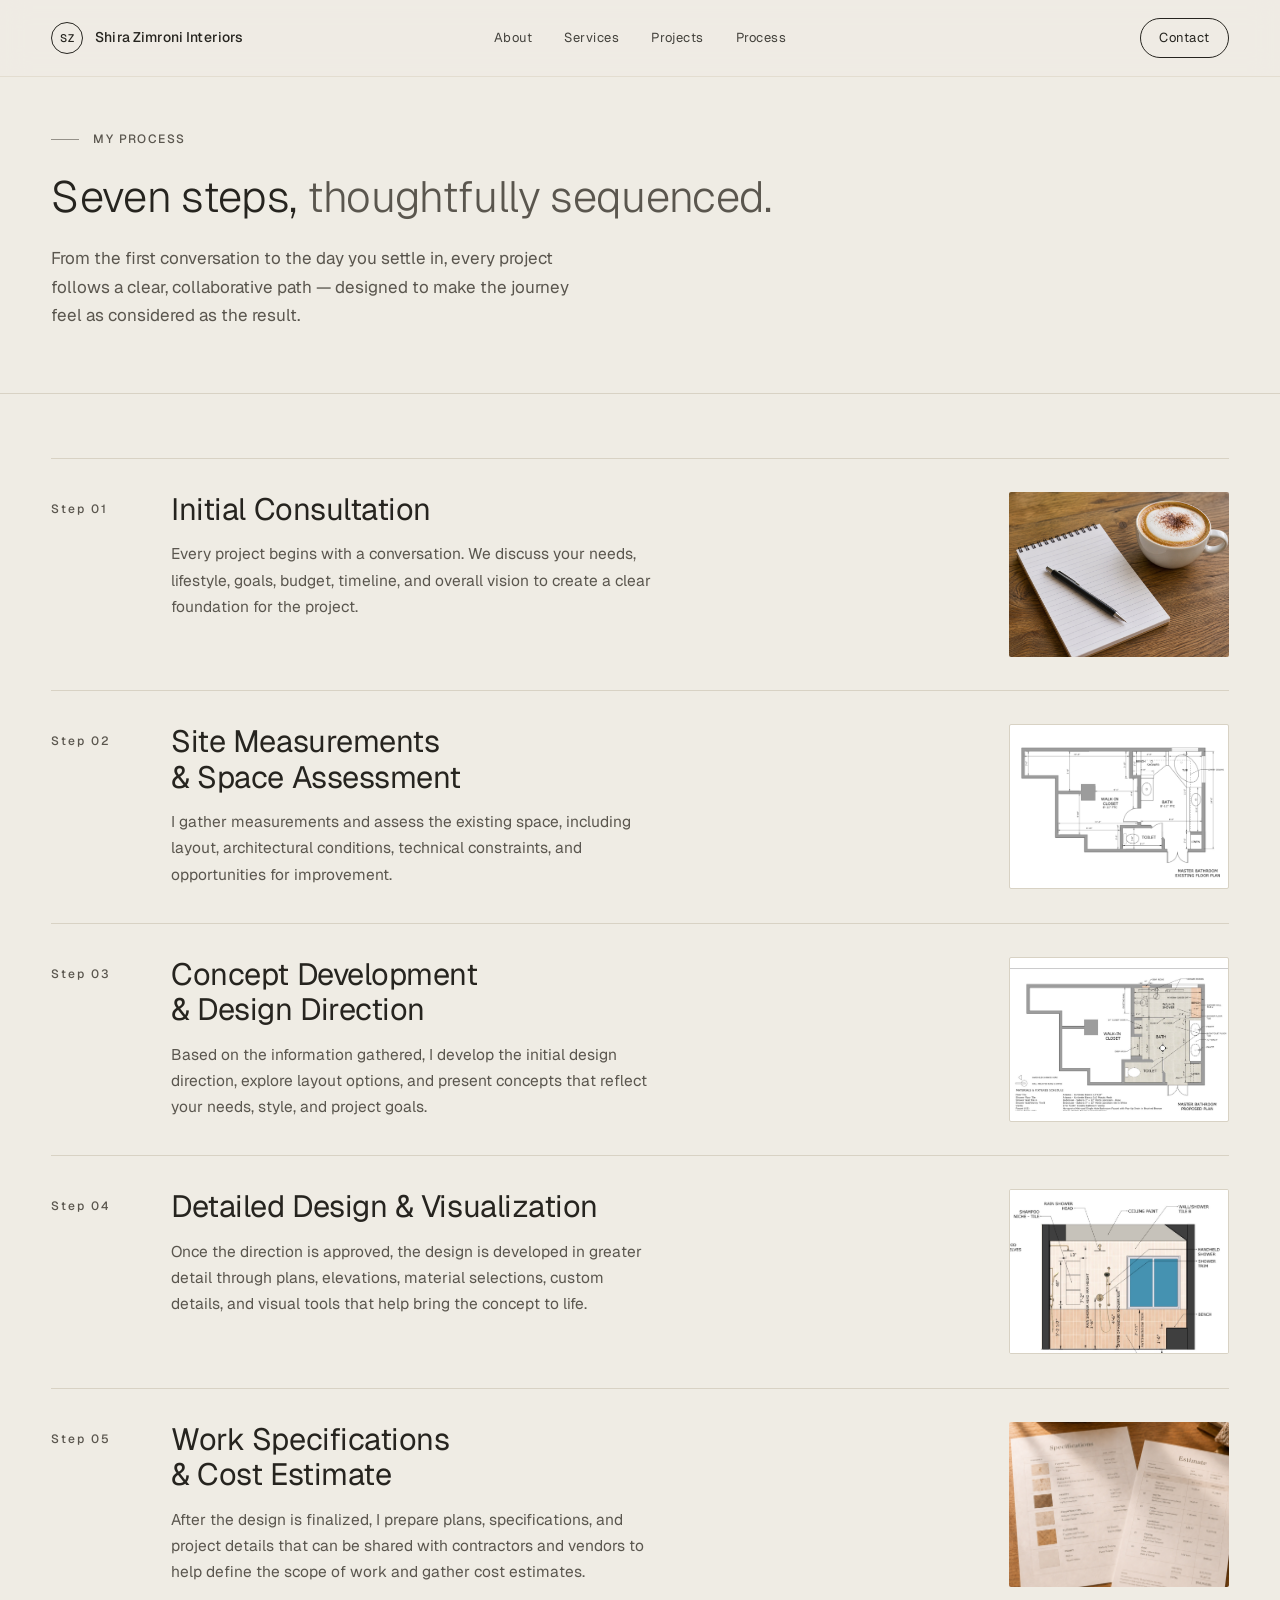
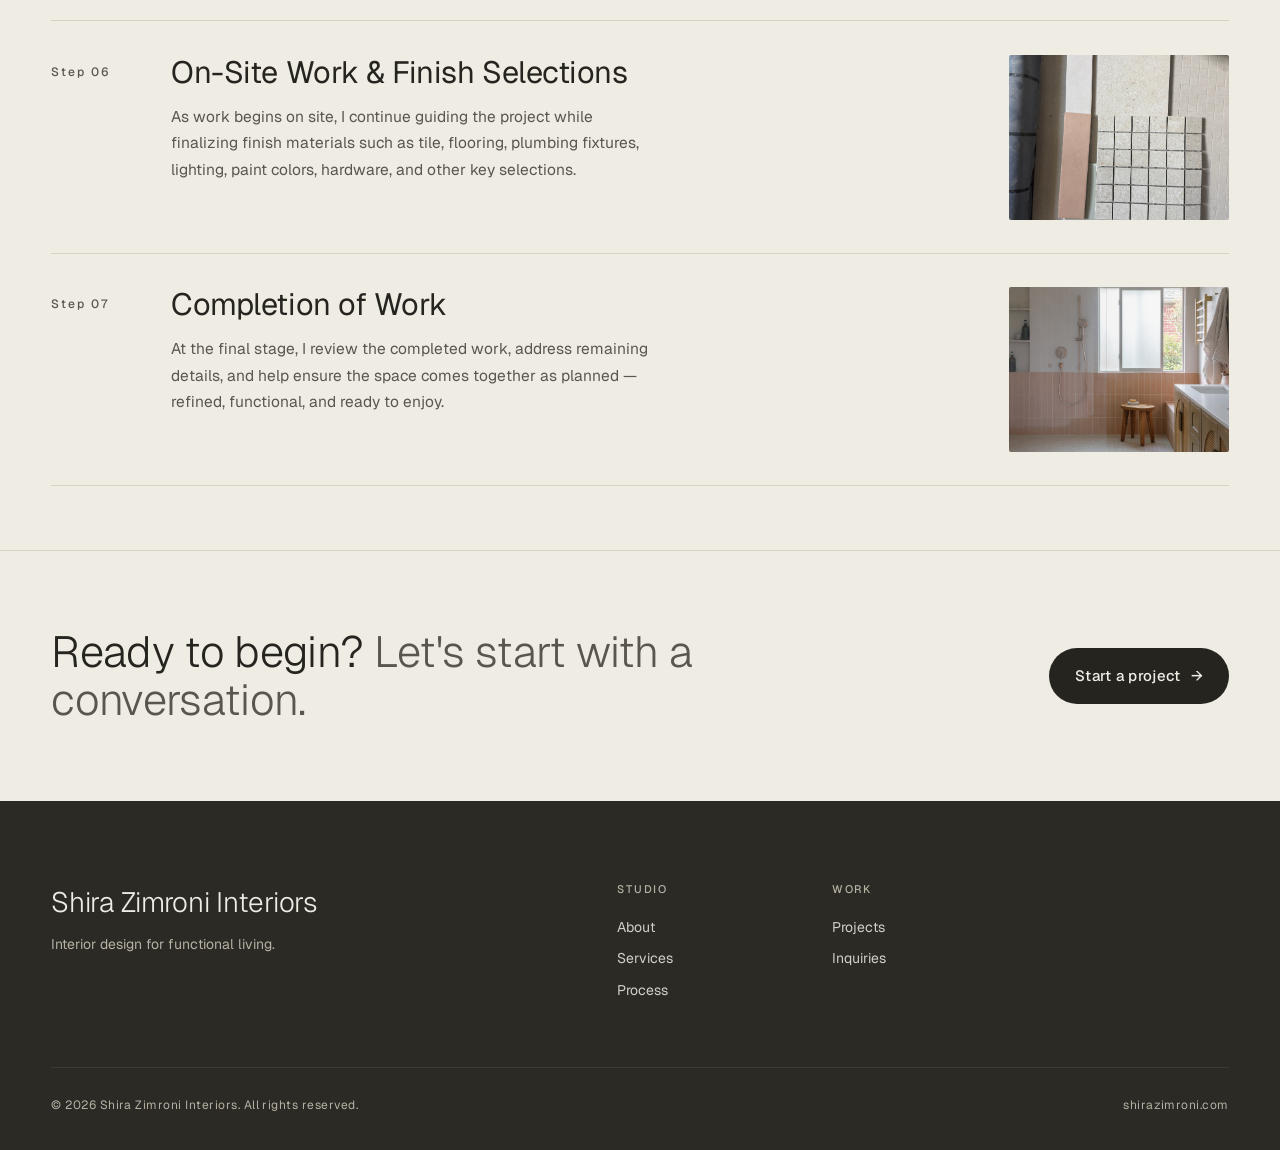
<file: process.html>
<!DOCTYPE html>
<html lang="en">
<head>
<!-- Google tag (gtag.js) -->
<script async src="https://www.googletagmanager.com/gtag/js?id=G-JJ0H0WZZL9"></script>
<script>
  window.dataLayer = window.dataLayer || [];
  function gtag(){dataLayer.push(arguments);}
  gtag('js', new Date());

  gtag('config', 'G-JJ0H0WZZL9');
</script>
<meta charset="UTF-8" />
<meta name="viewport" content="width=device-width, initial-scale=1.0" />
<title>Design Process — Shira Zimroni Interiors | Austin Interior Designer</title>
<meta name="description" content="Explore Shira Zimroni's seven-step interior design process — from initial consultation through completion. Thoughtful, collaborative design for residential projects in Austin, TX." />
<link rel="canonical" href="https://shirazimroni.com/process.html" />
<link rel="icon" type="image/svg+xml" href="favicon.svg" />
<link rel="icon" type="image/png" sizes="32x32" href="favicon-32x32.png" />
<link rel="icon" type="image/png" sizes="16x16" href="favicon-16x16.png" />
<link rel="apple-touch-icon" sizes="180x180" href="apple-touch-icon.png" />
<link rel="shortcut icon" href="favicon.ico" />
<meta name="theme-color" content="#2b2a25" />
<meta property="og:title" content="Design Process — Shira Zimroni Interiors" />
<meta property="og:description" content="Seven thoughtfully sequenced steps — from first conversation to move-in day. Explore how Shira Zimroni guides every interior design project in Austin, TX." />
<meta property="og:image" content="https://shirazimroni.com/assets/hero.jpg" />
<meta property="og:url" content="https://shirazimroni.com/process.html" />
<meta property="og:type" content="website" />
<link rel="preconnect" href="https://fonts.googleapis.com" />
<link rel="preconnect" href="https://fonts.gstatic.com" crossorigin />
<link href="https://fonts.googleapis.com/css2?family=Geist:wght@300;400;500;600&display=swap" rel="stylesheet" />
<link rel="stylesheet" href="styles.css" />
</head>
<body class="process-page">

<!-- ============== NAV ============== -->
<header class="nav" id="nav" data-screen-label="nav">
  <a href="index.html" class="nav__brand">
    <span class="nav__brand-mark">SZ</span>
    <span class="nav__brand-name">Shira Zimroni Interiors</span>
  </a>
  <nav class="nav__links">
    <a href="index.html#about">About</a>
    <a href="index.html#services">Services</a>
    <a href="index.html#projects">Projects</a>
    <a href="process.html" aria-current="page">Process</a>
  </nav>
  <a href="index.html#contact" class="nav__cta">Contact</a>
  <button class="nav__menu-btn" id="navMenuBtn" aria-label="Open menu">
    <span></span><span></span>
  </button>
</header>

<div class="mobile-menu" id="mobileMenu" aria-hidden="true">
  <a href="index.html#about">About</a>
  <a href="index.html#services">Services</a>
  <a href="index.html#projects">Projects</a>
  <a href="process.html">Process</a>
  <a href="index.html#contact">Contact</a>
</div>

<main>

<!-- ============== PROCESS HERO ============== -->
<section class="process-hero" data-screen-label="01 process-hero">
  <div class="process-hero__inner">
    <div class="process-hero__left">
      <div class="section-eyebrow section-eyebrow--light" data-reveal>
        <span class="dash"></span><span>My process</span>
      </div>
      <h1 class="process-hero__title" data-reveal>
        Seven steps,
        <span class="process-hero__title-em">thoughtfully sequenced.</span>
      </h1>
      <p class="process-hero__lede" data-reveal>
        From the first conversation to the day you settle in, every project
        follows a clear, collaborative path — designed to make the journey
        feel as considered as the result.
      </p>
    </div>

  </div>
</section>

<!-- ============== TIMELINE ============== -->
<section class="process-body" data-screen-label="02 timeline">
  <div class="process-body__inner">
    <ol class="timeline">

      <li class="step" data-reveal>
        <div class="step__num">Step 01</div>
        <div class="step__content">
          <h2 class="step__title">Initial Consultation</h2>
          <div class="step__body">
            <p>
              Every project begins with a conversation. We discuss your
              needs, lifestyle, goals, budget, timeline, and overall vision
              to create a clear foundation for the project.
            </p>
          </div>
        </div>
        <div class="step__photo step__photo--photo" data-step="1">
          <img src="assets/process_step01_consultation.jpg" alt="Initial consultation — notepad, pen, and a cappuccino on a wood table" />
        </div>
      </li>

      <li class="step" data-reveal>
        <div class="step__num">Step 02</div>
        <div class="step__content">
          <h2 class="step__title">Site Measurements &amp; Space Assessment</h2>
          <div class="step__body">
            <p>
              I gather measurements and assess the existing space, including
              layout, architectural conditions, technical constraints, and
              opportunities for improvement.
            </p>
          </div>
        </div>
        <div class="step__photo step__photo--plan" data-step="2">
          <img src="assets/process_step02_measurements.jpg" alt="Existing floor plan with measurements — primary bedroom and bath" />
        </div>
      </li>

      <li class="step" data-reveal>
        <div class="step__num">Step 03</div>
        <div class="step__content">
          <h2 class="step__title">Concept Development &amp; Design Direction</h2>
          <div class="step__body">
            <p>
              Based on the information gathered, I develop the initial
              design direction, explore layout options, and present concepts
              that reflect your needs, style, and project goals.
            </p>
          </div>
        </div>
        <div class="step__photo step__photo--plan" data-step="3">
          <img src="assets/process_step03_concept.jpg" alt="Concept floor plan with detailed annotations — primary bath and bedroom" />
        </div>
      </li>

      <li class="step" data-reveal>
        <div class="step__num">Step 04</div>
        <div class="step__content">
          <h2 class="step__title">Detailed Design &amp; Visualization</h2>
          <div class="step__body">
            <p>
              Once the direction is approved, the design is developed in
              greater detail through plans, elevations, material selections,
              custom details, and visual tools that help bring the concept
              to life.
            </p>
          </div>
        </div>
        <div class="step__photo step__photo--plan" data-step="4">
          <img src="assets/process_step04_visualization.jpg" alt="3D visualization of primary bathroom — top-down interior elevation" />
        </div>
      </li>

      <li class="step" data-reveal>
        <div class="step__num">Step 05</div>
        <div class="step__content">
          <h2 class="step__title">Work Specifications &amp; Cost Estimate</h2>
          <div class="step__body">
            <p>
              After the design is finalized, I prepare plans, specifications,
              and project details that can be shared with contractors and
              vendors to help define the scope of work and gather cost
              estimates.
            </p>
          </div>
        </div>
        <div class="step__photo step__photo--photo" data-step="5">
          <img src="assets/process_step05_specifications.jpg" alt="Specifications and estimate documents on a wood table" />
        </div>
      </li>

      <li class="step" data-reveal>
        <div class="step__num">Step 06</div>
        <div class="step__content">
          <h2 class="step__title">On-Site Work &amp; Finish Selections</h2>
          <div class="step__body">
            <p>
              As work begins on site, I continue guiding the project while
              finalizing finish materials such as tile, flooring, plumbing
              fixtures, lighting, paint colors, hardware, and other key
              selections.
            </p>
          </div>
        </div>
        <div class="step__photo step__photo--photo" data-step="6">
          <img src="assets/process_step06_finishes.jpg" alt="On-site finish selections — tile samples, paint chips, and stone laid out on the floor" />
        </div>
      </li>

      <li class="step" data-reveal>
        <div class="step__num">Step 07</div>
        <div class="step__content">
          <h2 class="step__title">Completion of Work</h2>
          <div class="step__body">
            <p>
              At the final stage, I review the completed work, address
              remaining details, and help ensure the space comes together as
              planned — refined, functional, and ready to enjoy.
            </p>
          </div>
        </div>
        <div class="step__photo step__photo--photo" data-step="7">
          <img src="assets/process_step07_completion.jpg" alt="Completed primary bathroom with peach tile, walk-in shower, and cane vanity" />
        </div>
      </li>

    </ol>
  </div>
</section>

<!-- ============== CTA ============== -->
<section class="process-cta" data-screen-label="03 cta">
  <div class="process-cta__inner">
    <h2 class="process-cta__title" data-reveal>
      Ready to begin?
      <span class="process-cta__title-em">Let's start with a conversation.</span>
    </h2>
    <a href="index.html#contact" class="btn btn--primary btn--lg" data-reveal>
      Start a project <span class="btn__arrow">→</span>
    </a>
  </div>
</section>

<!-- ============== FOOTER ============== -->
<footer class="footer" data-screen-label="footer">
  <div class="footer__top">
    <div class="footer__brand">
      <div class="footer__mark">Shira Zimroni Interiors</div>
      <p class="footer__tag">Interior design for functional living.</p>
    </div>
    <nav class="footer__nav">
      <div>
        <h4>Studio</h4>
        <a href="index.html#about">About</a>
        <a href="index.html#services">Services</a>
        <a href="process.html">Process</a>
      </div>
      <div>
        <h4>Work</h4>
        <a href="index.html#projects">Projects</a>
        <a href="index.html#contact">Inquiries</a>
      </div>
    </nav>
  </div>
  <div class="footer__bottom">
    <span>© <span id="year"></span> Shira Zimroni Interiors. All rights reserved.</span>
    <span>shirazimroni.com</span>
  </div>
</footer>

</main>

<script src="app.js"></script>
</body>
</html>
</file>
<file: styles.css>
/* ============================================================
   Shira Zimroni Designs — styles
   Soft modern · warm off-white · muted sage & taupe accents
============================================================ */

:root {
  /* color */
  --bg:            #efece4;   /* warm off-white */
  --bg-alt:        #e8e3d6;   /* slightly deeper */
  --bg-deep:       #2b2a25;   /* warm near-black (process section) */
  --bg-card:       #f5f2eb;
  --ink:           #26241f;
  --ink-soft:      #57534a;
  --ink-muted:     #8a8579;
  --rule:          #d8d2c4;
  --rule-soft:     #e3ddd0;
  --sage:          #7d8773;
  --sage-deep:     #5e6857;
  --taupe:         #a89b86;
  --on-deep-ink:   #efece4;
  --on-deep-soft:  #b6b1a3;
  --on-deep-rule:  #3d3b35;

  /* type */
  --ff-sans: "Geist", ui-sans-serif, system-ui, -apple-system, "Segoe UI", sans-serif;
  --ff-serif: "Instrument Serif", "Geist", serif; /* used only for one italic accent */

  /* layout */
  --maxw: 1320px;
  --gutter: clamp(20px, 4vw, 56px);
  --section-y: clamp(56px, 7vw, 112px);
  --radius: 2px;

  /* nav height — set live by app.js so content can sit flush under nav */
  --nav-h: 70px;
}

/* ---------- base ---------- */

* { box-sizing: border-box; }
html, body { margin: 0; padding: 0; }
html {
  scroll-behavior: smooth;
  scroll-padding-top: 72px;
}
body {
  font-family: var(--ff-sans);
  font-weight: 400;
  color: var(--ink);
  background: var(--bg);
  font-size: 16px;
  line-height: 1.55;
  -webkit-font-smoothing: antialiased;
  -moz-osx-font-smoothing: grayscale;
  text-rendering: optimizeLegibility;
}
img { display: block; max-width: 100%; height: auto; }
a { color: inherit; text-decoration: none; }
button { font: inherit; cursor: pointer; border: 0; background: transparent; color: inherit; }
ol, ul { list-style: none; padding: 0; margin: 0; }
h1, h2, h3, h4, p, dl, dd { margin: 0; }
dl, dd { padding: 0; }

::selection { background: var(--sage); color: var(--bg); }

/* ---------- reusable bits ---------- */

.section-eyebrow {
  display: inline-flex;
  align-items: center;
  gap: 14px;
  font-size: 12px;
  font-weight: 500;
  letter-spacing: 0.12em;
  text-transform: uppercase;
  color: var(--ink-soft);
}
.section-eyebrow .dash {
  width: 28px; height: 1px; background: currentColor; opacity: .6;
}
.section-eyebrow--light { color: var(--on-deep-soft); }

.dot {
  display: inline-block;
  width: 6px; height: 6px;
  border-radius: 50%;
  background: var(--ink);
}
.dot--sage { background: var(--sage); }

.muted { color: var(--ink-muted); }

/* ---------- buttons ---------- */

.btn {
  display: inline-flex;
  align-items: center;
  gap: 10px;
  padding: 14px 22px;
  font-size: 14px;
  font-weight: 500;
  letter-spacing: 0.02em;
  border-radius: 999px;
  transition: background 0.25s ease, color 0.25s ease, transform 0.25s ease, border-color 0.25s ease;
  white-space: nowrap;
}
.btn--primary {
  background: var(--ink);
  color: var(--bg);
}
.btn--primary:hover { background: var(--sage-deep); }
.btn--ghost {
  background: transparent;
  color: var(--ink);
  border: 1px solid var(--rule);
}
.btn--ghost:hover { border-color: var(--ink); }
.btn--lg { padding: 16px 26px; font-size: 15px; }
.btn__arrow {
  display: inline-block;
  transition: transform 0.25s ease;
}
.btn:hover .btn__arrow { transform: translateX(4px); }

/* ============================================================
   NAV
============================================================ */

.nav {
  position: fixed;
  inset: 0 0 auto 0;
  z-index: 50;
  display: grid;
  grid-template-columns: 1fr auto 1fr;
  align-items: center;
  padding: 18px var(--gutter);
  color: var(--ink);
  border-bottom: 1px solid var(--rule-soft);
  background: rgba(239, 236, 228, 0.85);
  backdrop-filter: blur(14px);
  -webkit-backdrop-filter: blur(14px);
}
.nav.is-scrolled { /* legacy — nav stays constant */ }

/* Process page: nav already inherits */
.process-page .nav { color: var(--ink); }

.nav__brand {
  display: inline-flex;
  align-items: center;
  gap: 12px;
  font-weight: 500;
}
.nav__brand-mark {
  display: inline-grid;
  place-items: center;
  width: 32px; height: 32px;
  border-radius: 999px;
  border: 1px solid currentColor;
  font-size: 11px;
  letter-spacing: 0.06em;
}
.nav__brand-name {
  font-size: 14px;
  letter-spacing: 0.01em;
}

.nav__links {
  display: flex;
  gap: 32px;
  font-size: 13px;
  letter-spacing: 0.04em;
}
.nav__links a {
  position: relative;
  padding: 4px 0;
  opacity: 0.85;
  transition: opacity 0.2s ease;
}
.nav__links a::after {
  content: "";
  position: absolute;
  left: 0; right: 0; bottom: -2px;
  height: 1px;
  background: currentColor;
  transform: scaleX(0);
  transform-origin: left center;
  transition: transform 0.3s ease;
}
.nav__links a:hover { opacity: 1; }
.nav__links a:hover::after { transform: scaleX(1); }

.nav__cta {
  justify-self: end;
  display: inline-flex;
  align-items: center;
  gap: 10px;
  padding: 9px 18px;
  border: 1px solid currentColor;
  border-radius: 999px;
  font-size: 13px;
  letter-spacing: 0.04em;
  transition: background 0.25s ease, color 0.25s ease;
}
.nav__cta:hover {
  background: currentColor;
}
.nav__cta:hover { color: var(--bg); }

.nav__menu-btn {
  display: none;
  justify-self: end;
  width: 38px; height: 38px;
  border-radius: 999px;
  border: 1px solid currentColor;
  align-items: center;
  justify-content: center;
  flex-direction: column;
  gap: 5px;
}
.nav__menu-btn span {
  display: block;
  width: 14px; height: 1px;
  background: currentColor;
}

/* mobile drawer */
.mobile-menu {
  position: fixed;
  inset: 0;
  z-index: 49;
  background: var(--bg);
  display: flex;
  flex-direction: column;
  align-items: center;
  justify-content: center;
  gap: 18px;
  font-size: 22px;
  font-weight: 300;
  opacity: 0;
  pointer-events: none;
  transition: opacity 0.3s ease;
}
.mobile-menu.is-open { opacity: 1; pointer-events: auto; }
.mobile-menu a { padding: 6px 0; }
.mobile-menu__cta {
  margin-top: 12px;
  padding: 12px 26px;
  border: 1px solid var(--ink);
  border-radius: 999px;
  font-size: 15px;
}

/* ============================================================
   HERO  (split: cream text panel left, photo right)
============================================================ */

.hero {
  position: relative;
  display: grid;
  grid-template-columns: minmax(0, 1fr) minmax(0, 1.1fr);
  /* start directly below the fixed nav — flush, no gap */
  margin-top: var(--nav-h);
  height: calc(100vh - var(--nav-h));
  min-height: 580px;
  background: var(--bg);
  overflow: hidden;
}

.hero__panel {
  position: relative;
  display: grid;
  grid-template-rows: auto 1fr auto;
  padding: clamp(28px, 4vw, 56px);
  padding-top: clamp(40px, 5vw, 72px);
  padding-bottom: clamp(40px, 6vw, 80px);
  background: var(--bg);
  color: var(--ink);
  text-align: center;
  justify-items: center;
}

.hero__c-top {
  display: inline-flex;
  align-items: center;
  gap: 10px;
  font-size: 11px;
  letter-spacing: 0.22em;
  text-transform: uppercase;
  color: var(--ink-soft);
}

.hero__title {
  align-self: center;
  text-align: center;
  margin: 0;
  color: var(--ink);

  /* Wordmark: tracked caps w/ hairline rules above + below */
  font-family: "Tenor Sans", "Geist", serif;
  font-weight: 400;
  font-size: clamp(22px, 2.6vw, 38px);
  letter-spacing: 0.42em;
  text-transform: uppercase;
  line-height: 1;
  position: relative;
  padding: clamp(20px, 2.4vw, 32px) 0;
}
.hero__title-mark {
  display: inline-block;
  /* tracking pushes text left of optical center; compensate */
  text-indent: 0.42em;
}
.hero__title::before,
.hero__title::after {
  content: "";
  position: absolute;
  left: 50%;
  transform: translateX(-50%);
  width: clamp(32px, 3.6vw, 56px);
  height: 1px;
  background: var(--ink);
  opacity: 0.5;
}
.hero__title::before { top: 0; }
.hero__title::after  { bottom: 0; }

.hero__c-bottom {
  align-self: end;
  font-size: 13px;
  letter-spacing: 0.32em;
  text-transform: uppercase;
  color: var(--ink-soft);
  padding-top: 18px;
  border-top: 1px solid var(--rule);
  min-width: 220px;
  text-align: center;
}

.hero__photo {
  position: relative;
  height: 100%;
  padding: 0;
  overflow: hidden;
}
.hero__photo img {
  width: 100%;
  height: 100%;
  object-fit: cover;
  object-position: center;
  border-radius: 0;
}

/* At narrower split widths, blurred backdrop already fills the frame —
   contain mode keeps the full photo visible without cropping. */
@media (max-width: 1100px) and (min-width: 721px) {
  .hero__photo img { object-position: center; }
}

/* ============================================================
   ABOUT
============================================================ */

.about {
  padding: var(--section-y) var(--gutter);
}
.about__inner {
  max-width: var(--maxw);
  margin: 0 auto;
}
.about__grid {
  margin-top: 40px;
  display: grid;
  grid-template-columns: minmax(0, 0.85fr) minmax(0, 1.15fr);
  gap: clamp(40px, 6vw, 96px);
  align-items: start;
}
.about__portrait {
  display: grid;
  gap: 14px;
  align-self: start;
}
.about__portrait img {
  width: 100%;
  aspect-ratio: 4/5;
  object-fit: cover;
  object-position: 34% 45%;
  border-radius: var(--radius);
  background: var(--bg-alt);
  /* warm, soft, editorial grade to match the interior photography */
  filter: saturate(0.86) contrast(0.95) brightness(1.05) sepia(0.12);
}
.about__caption {
  display: flex;
  justify-content: space-between;
  align-items: baseline;
  gap: 16px;
  font-size: 12px;
  letter-spacing: 0.04em;
  color: var(--ink);
}
.about__caption .muted { font-size: 11px; letter-spacing: 0.14em; text-transform: uppercase; }
.about__copy { display: grid; gap: 28px; }
.about__title {
  font-weight: 300;
  font-size: clamp(28px, 3.4vw, 48px);
  line-height: 1.12;
  letter-spacing: -0.015em;
  text-wrap: pretty;
  max-width: 620px;
}
.about__title-em {
  font-family: inherit;
  font-style: normal;
  font-weight: 300;
  color: var(--ink-muted);
}
.about__body {
  font-size: 16px;
  line-height: 1.7;
  color: var(--ink-soft);
  display: flex;
  flex-direction: column;
  gap: 16px;
  max-width: 580px;
}
.about__stats {
  margin-top: 16px;
  display: grid;
  gap: 14px;
  border-top: 1px solid var(--rule);
  padding-top: 20px;
}
.about__stats > div { display: grid; grid-template-columns: 110px 1fr; gap: 12px; align-items: baseline; }
.about__stats dt {
  font-size: 11px;
  letter-spacing: 0.16em;
  text-transform: uppercase;
  color: var(--ink-muted);
}
.about__stats dd { font-size: 14px; color: var(--ink); }

/* ============================================================
   SERVICES (compact 4-column grid)
============================================================ */

.services {
  padding: clamp(48px, 6vw, 80px) var(--gutter);
  background: var(--bg-alt);
  border-top: 1px solid var(--rule-soft);
  border-bottom: 1px solid var(--rule-soft);
}
.services__inner { max-width: var(--maxw); margin: 0 auto; }
.services__header { display: grid; gap: 8px; max-width: 760px; margin-bottom: 36px; }
.services__title {
  font-weight: 300;
  font-size: clamp(20px, 2vw, 26px);
  line-height: 1.2;
  letter-spacing: -0.01em;
  color: var(--ink);
}
.services__lede {
  margin: 16px 0 0;
  color: var(--ink-soft);
  font-size: 15px;
  line-height: 1.7;
  max-width: 62ch;
}

.service-list {
  display: grid;
  grid-template-columns: repeat(3, 1fr);
  gap: clamp(20px, 2.4vw, 36px);
  border-top: 1px solid var(--rule);
  padding-top: 24px;
}
.service {
  display: grid;
  align-content: start;
  padding-right: 8px;
}
.service__num {
  font-size: 10px;
  letter-spacing: 0.22em;
  text-transform: uppercase;
  color: var(--ink-muted);
  font-weight: 500;
  margin-bottom: 18px;
}
.service__name {
  font-weight: 500;
  font-size: clamp(16px, 1.4vw, 18px);
  letter-spacing: -0.01em;
  line-height: 1.25;
  color: var(--ink);
  margin: 0 0 10px;
}
.service__desc {
  color: var(--ink-soft);
  font-size: 13.5px;
  line-height: 1.6;
  margin: 0;
}

@media (max-width: 980px) {
  .service-list { grid-template-columns: repeat(2, 1fr); }
}
@media (max-width: 560px) {
  .service-list { grid-template-columns: 1fr; gap: 24px; }
}

.services__footer {
  display: flex;
  align-items: center;
  justify-content: space-between;
  gap: 32px;
  margin-top: clamp(40px, 5vw, 64px);
  padding: clamp(36px, 4vw, 56px);
  background: #D5CDBA;
  border-radius: 6px;
  flex-wrap: wrap;
}
.services__footer-text {
  color: var(--ink-soft);
  font-size: 14px;
  line-height: 1.55;
  max-width: 52ch;
  margin: 0;
}
.services__footer-cta {
  display: inline-flex;
  align-items: center;
  gap: 10px;
  font-size: 13px;
  letter-spacing: 0.04em;
  color: var(--ink);
  border-bottom: 1px solid var(--ink);
  padding-bottom: 6px;
  white-space: nowrap;
}
.services__footer-cta .btn__arrow { transition: transform 0.25s ease; }
.services__footer-cta:hover .btn__arrow { transform: translateX(4px); }

/* ============================================================
   PROCESS TEASER (deprecated \u2014 kept for backwards compat)
============================================================ */

.process-teaser {
  padding: var(--section-y) var(--gutter);
}
.process-teaser__card {
  display: grid;
  gap: 22px;
  justify-items: start;
  background: #D5CDBA;
  color: var(--ink);
  padding: clamp(48px, 7vw, 96px) clamp(32px, 6vw, 96px);
  border-radius: 6px;
  max-width: var(--maxw);
  margin: 0 auto;
  transition: transform 0.3s ease;
}
.process-teaser__card:hover { transform: translateY(-2px); }
.process-teaser__card:hover .process-teaser__cta .btn__arrow { transform: translateX(4px); }

.process-teaser__title {
  font-weight: 300;
  font-size: clamp(28px, 3.4vw, 52px);
  letter-spacing: -0.015em;
  line-height: 1.1;
  text-wrap: pretty;
  max-width: 18ch;
}
.process-teaser__em {
  font-family: inherit;
  font-style: normal;
  font-weight: 300;
  color: var(--ink-muted);
}
.process-teaser__lede {
  color: var(--ink-soft);
  font-size: 15.5px;
  max-width: 52ch;
  line-height: 1.65;
}
.process-teaser__cta {
  display: inline-flex;
  align-items: center;
  gap: 10px;
  margin-top: 8px;
  font-size: 13px;
  letter-spacing: 0.04em;
  border-bottom: 1px solid var(--ink);
  color: var(--ink);
  padding-bottom: 6px;
  width: fit-content;
}
.process-teaser__cta .btn__arrow { transition: transform 0.25s ease; }

/* ============================================================
   PROCESS PAGE  (dedicated /process.html)
============================================================ */

.process-page {
  background: #efece4;
  color: var(--ink);
  --bg-deep: #efece4;
  --on-deep-ink: #26241f;
  --on-deep-soft: #5a564e;
  --on-deep-rule: #d8d2c4;
}

/* Light-bg adjustments */
.process-page .step__photo-frame {
  background:
    radial-gradient(120% 80% at 25% 25%, rgba(0,0,0,0.04), transparent 60%),
    linear-gradient(135deg, #d8d2c4, #b9b1a0);
  border-color: rgba(0,0,0,0.08);
}
.process-page .step__photo-label {
  color: rgba(0,0,0,0.45);
  border-color: rgba(0,0,0,0.15);
}
.process-page .process-cta .btn--primary {
  background: var(--ink);
  color: var(--bg);
}

.process-hero {
  padding: 130px var(--gutter) 64px;
  border-bottom: 1px solid var(--on-deep-rule);
}
.process-hero__inner {
  max-width: var(--maxw);
  margin: 0 auto;
  display: grid;
  grid-template-columns: 1fr;
  gap: clamp(24px, 3vw, 40px);
  align-items: end;
}
.process-hero__left { display: grid; gap: 24px; max-width: 880px; }
.process-hero__title {
  font-weight: 300;
  font-size: clamp(28px, 3.4vw, 48px);
  line-height: 1.1;
  letter-spacing: -0.015em;
  text-wrap: balance;
}
.process-hero__title-em {
  font-family: inherit;
  font-style: normal;
  font-weight: 300;
  color: var(--on-deep-soft);
}
.process-hero__lede {
  color: var(--on-deep-soft);
  font-size: 17px;
  max-width: 520px;
  line-height: 1.65;
}
.process-hero__meta {
  display: grid;
  gap: 16px;
  border-top: 1px solid var(--on-deep-rule);
  padding-top: 24px;
  max-width: 460px;
  justify-self: end;
  width: 100%;
}
.process-hero__meta dt {
  font-size: 11px;
  letter-spacing: 0.16em;
  text-transform: uppercase;
  color: var(--on-deep-soft);
  margin-bottom: 4px;
}
.process-hero__meta dd { color: var(--on-deep-ink); font-size: 14.5px; }
.process-hero__meta > div + div { border-top: 1px solid var(--on-deep-rule); padding-top: 16px; }

.process-body {
  padding: clamp(40px, 5vw, 72px) var(--gutter);
}
.process-body__inner { max-width: var(--maxw); margin: 0 auto; }

.timeline {
  display: grid;
}
.step {
  display: grid;
  grid-template-columns: 96px minmax(0, 1fr) clamp(160px, 18vw, 220px);
  gap: 0;
  padding: clamp(22px, 2.6vw, 36px) 0;
  border-top: 1px solid var(--on-deep-rule);
  align-items: start;
}
.step:last-child { border-bottom: 1px solid var(--on-deep-rule); }
.step__num {
  font-size: 12px;
  letter-spacing: 0.16em;
  color: var(--on-deep-soft);
  padding-top: 8px;
  font-weight: 500;
}
.step__rail {
  position: relative;
  display: flex;
  justify-content: center;
  padding-top: 12px;
}
.step__rail::before {
  content: "";
  position: absolute;
  top: 0;
  left: 50%;
  width: 1px;
  height: 100%;
  background: var(--on-deep-rule);
  transform: translateX(-50%);
}
.step__rail--last::before { height: 28px; }
.step__dot {
  position: relative;
  z-index: 1;
  width: 9px; height: 9px;
  border-radius: 50%;
  background: var(--sage);
  box-shadow: 0 0 0 4px var(--bg-deep);
}
.step__content {
  display: grid;
  gap: 14px;
  max-width: 560px;
  padding-left: 24px;
  padding-right: clamp(20px, 4vw, 48px);
}
.step__title {
  font-weight: 400;
  font-size: clamp(22px, 2.4vw, 32px);
  letter-spacing: -0.015em;
  line-height: 1.15;
  text-wrap: balance;
}
.step__body p {
  color: var(--on-deep-soft);
  font-size: 15.5px;
  line-height: 1.7;
}

.step__photo {
  width: 100%;
  aspect-ratio: 4 / 3;
}
.step__photo--plan {
  background: #fff;
  border: 1px solid var(--on-deep-rule);
  border-radius: var(--radius);
  overflow: hidden;
  display: grid;
  place-items: center;
}
.step__photo--plan img {
  width: 100%;
  height: 100%;
  object-fit: contain;
  display: block;
}
.step__photo--photo {
  border-radius: var(--radius);
  overflow: hidden;
}
.step__photo--photo img {
  width: 100%;
  height: 100%;
  object-fit: cover;
  display: block;
}
.step__photo-frame {
  position: relative;
  width: 100%;
  height: 100%;
  border-radius: var(--radius);
  background:
    radial-gradient(120% 80% at 25% 25%, rgba(255,255,255,0.08), transparent 60%),
    linear-gradient(135deg, #4a4c44, #2f3530);
  border: 1px solid var(--on-deep-rule);
  overflow: hidden;
  display: grid;
  place-items: end start;
  padding: 14px;
}
.step__photo-frame::before {
  content: "";
  position: absolute;
  inset: 0;
  background:
    repeating-linear-gradient(135deg, rgba(255,255,255,0.03) 0 2px, transparent 2px 14px);
  pointer-events: none;
}
.step__photo-label {
  position: relative;
  z-index: 1;
  font-size: 10px;
  letter-spacing: 0.2em;
  text-transform: uppercase;
  color: var(--on-deep-soft);
  padding: 4px 10px;
  border: 1px solid rgba(245, 241, 232, 0.18);
  border-radius: 999px;
}

.process-cta {
  padding: clamp(56px, 6vw, 80px) var(--gutter);
  border-top: 1px solid var(--on-deep-rule);
}
.process-cta__inner {
  max-width: var(--maxw);
  margin: 0 auto;
  display: grid;
  grid-template-columns: 1fr auto;
  gap: 40px;
  align-items: center;
}
.process-cta__title {
  font-weight: 300;
  font-size: clamp(28px, 3.4vw, 48px);
  letter-spacing: -0.015em;
  line-height: 1.1;
  text-wrap: pretty;
  max-width: 720px;
}
.process-cta__title-em {
  font-family: inherit;
  font-style: normal;
  font-weight: 300;
  color: var(--on-deep-soft);
}
.process-cta .btn--primary { background: var(--on-deep-ink); color: var(--ink); }
.process-cta .btn--primary:hover { background: var(--sage); color: var(--on-deep-ink); }

@media (max-width: 980px) {
  .process-hero__inner { grid-template-columns: 1fr; align-items: start; }
  .process-hero__meta { justify-self: start; }
  .step { grid-template-columns: 56px minmax(0, 1fr) clamp(140px, 18vw, 200px); }
  .step__content { grid-template-columns: 1fr; padding-left: 16px; }
  .process-cta__inner { grid-template-columns: 1fr; }
}

/* ============================================================
   GALLERY
============================================================ */

.gallery { padding: var(--section-y) var(--gutter); }
.gallery__inner { max-width: var(--maxw); margin: 0 auto; }
.gallery__header { display: grid; gap: 18px; margin-bottom: 36px; max-width: 700px; }
.gallery__title {
  font-weight: 300;
  font-size: clamp(28px, 3.4vw, 48px);
  letter-spacing: -0.015em;
  line-height: 1.1;
}
.gallery__lede { color: var(--ink-soft); font-size: 16px; }

/* filter bar */
.filters {
  display: flex;
  flex-wrap: wrap;
  gap: 8px;
  margin-bottom: 36px;
  padding-bottom: 24px;
  border-bottom: 1px solid var(--rule);
}
.filter {
  font: inherit;
  font-size: 13px;
  letter-spacing: 0.02em;
  padding: 9px 16px;
  border-radius: 999px;
  border: 1px solid var(--rule);
  color: var(--ink-soft);
  background: transparent;
  cursor: pointer;
  transition: background 0.25s ease, color 0.25s ease, border-color 0.25s ease;
}
.filter:hover { color: var(--ink); border-color: var(--ink-soft); }
.filter.is-active {
  background: var(--ink);
  color: var(--bg);
  border-color: var(--ink);
}

.gallery__grid {
  --gal-gap: clamp(10px, 1.4vw, 18px);
  /* Fallback (no-JS): balanced multi-column masonry */
  column-count: 3;
  column-gap: var(--gal-gap);
}
/* JS masonry: absolute, shortest-column packing — zero gaps */
.gallery__grid.is-masonry {
  position: relative;
  column-count: initial;
}
.gal {
  margin: 0 0 var(--gal-gap);
  position: relative;
  border-radius: var(--radius);
  break-inside: avoid;
  display: block;
  cursor: zoom-in;
}
.gallery__grid.is-masonry .gal {
  position: absolute;
  top: 0;
  left: 0;
  margin: 0;
  width: 32%;            /* real width assigned by JS */
}
.gal[hidden] { display: none; }
/* .gal--wide is a marker the masonry reads to span two columns */
.gal__img {
  width: 100%;
  height: auto;
  display: block;
  border-radius: var(--radius);
  transition: opacity 0.25s ease;
}
.gal:hover .gal__img { opacity: 0.88; }
.gal__caption {
  position: absolute;
  left: 12px;
  bottom: 12px;
  font-size: 10px;
  letter-spacing: 0.2em;
  text-transform: uppercase;
  color: rgba(255,255,255,0.92);
  padding: 5px 10px;
  background: rgba(20, 18, 14, 0.4);
  backdrop-filter: blur(6px);
  -webkit-backdrop-filter: blur(6px);
  border-radius: 999px;
  pointer-events: none;
  opacity: 0;
  transition: opacity 0.3s ease;
}
.gal:hover .gal__caption { opacity: 1; }

/* ============================================================
   BEFORE / AFTER COMPARE
============================================================ */
/* Gallery tile variant */
.gal--compare {
  --pos: 33.33%;   /* default: 1/3 before (left), 2/3 after (right) */
  overflow: hidden;
  cursor: ew-resize;
  touch-action: pan-y;       /* let the page scroll vertically; we own horizontal */
  user-select: none;
}
.gal--compare .gal__img {
  width: 100%;
  height: auto;
  display: block;
  pointer-events: none;
}
.ba__before {
  position: absolute;
  inset: 0;
  overflow: hidden;
  /* reveal only the left --pos slice of the BEFORE image */
  clip-path: inset(0 calc(100% - var(--pos)) 0 0);
}
.ba__before img {
  position: absolute;
  inset: 0;
  width: 100%;
  height: 100%;
  object-fit: cover;
  object-position: center;
  display: block;
  pointer-events: none;
}
.ba__divider {
  position: absolute;
  top: 0;
  bottom: 0;
  left: var(--pos);
  transform: translateX(-50%);
  width: 2px;
  display: flex;
  align-items: center;
  justify-content: center;
  pointer-events: none;
}
.ba__line {
  position: absolute;
  top: 0; bottom: 0;
  width: 2px;
  background: rgba(255, 255, 255, 0.92);
  box-shadow: 0 0 0 1px rgba(20, 18, 14, 0.18);
}
.ba__grip {
  position: relative;
  display: grid;
  place-items: center;
  width: 38px;
  height: 38px;
  border-radius: 50%;
  background: rgba(255, 255, 255, 0.95);
  color: var(--ink);
  box-shadow: 0 4px 14px rgba(20, 18, 14, 0.28);
}
.gal--compare .ba__grip { width: 34px; height: 34px; }
.ba__tag {
  position: absolute;
  bottom: 12px;
  font-size: 9.5px;
  letter-spacing: 0.2em;
  text-transform: uppercase;
  color: #fff;
  background: rgba(20, 18, 14, 0.5);
  backdrop-filter: blur(6px);
  -webkit-backdrop-filter: blur(6px);
  padding: 4px 9px;
  border-radius: 999px;
  pointer-events: none;
}
.ba__tag--before { left: 12px; }
.ba__tag--after  { right: 12px; }
.gal--compare .gal__caption {
  left: 50%;
  transform: translateX(-50%);
  bottom: 12px;
  opacity: 1;          /* always show the "drag to compare" hint */
}
/* hide the hint once the user has interacted */
.gal--compare.is-touched .gal__caption { opacity: 0; }

/* Fullscreen compare overlay */
.compare-lb {
  position: fixed;
  inset: 0;
  z-index: 300;
  background: rgba(18, 16, 12, 0.94);
  display: none;
  align-items: center;
  justify-content: center;
  padding: 4vh 4vw;
}
.compare-lb.is-open { display: flex; }
.compare-lb__stage {
  display: grid;
  gap: 16px;
  justify-items: center;
}
.ba--full {
  --pos: 33.33%;   /* default: 1/3 before (left), 2/3 after (right) */
  position: relative;
  aspect-ratio: 1400 / 933;
  width: min(92vw, calc(84vh * 1400 / 933));
  max-height: 84vh;
  overflow: hidden;
  border-radius: 3px;
  cursor: ew-resize;
  touch-action: pan-y;
  user-select: none;
  box-shadow: 0 30px 80px rgba(0, 0, 0, 0.5);
}
.ba--full .ba__afterimg {
  position: absolute;
  inset: 0;
  width: 100%;
  height: 100%;
  object-fit: cover;
  object-position: center;
  display: block;
  pointer-events: none;
}
.compare-lb__cap {
  margin: 0;
  font-size: 11px;
  letter-spacing: 0.22em;
  text-transform: uppercase;
  color: rgba(236, 232, 223, 0.8);
}
@media (max-width: 560px) {
  .ba--full { width: 92vw; max-height: 80vh; }
}

.gal--tall, .gal--square { display: block; }

.gallery__note {
  margin-top: 36px;
  display: inline-flex;
  align-items: center;
  gap: 10px;
  color: var(--ink-muted);
  font-size: 13px;
  letter-spacing: 0.04em;
}
.gallery__note a {
  color: var(--ink);
  border-bottom: 1px solid var(--rule);
  padding-bottom: 1px;
  transition: border-color 0.2s ease;
}
.gallery__note a:hover { border-bottom-color: var(--ink); }

/* ============================================================
   LIGHTBOX
============================================================ */

.lightbox {
  position: fixed;
  inset: 0;
  z-index: 100;
  background: rgba(15, 13, 10, 0.94);
  backdrop-filter: blur(8px);
  -webkit-backdrop-filter: blur(8px);
  display: flex;
  align-items: center;
  justify-content: center;
  padding: clamp(20px, 4vw, 56px);
  opacity: 0;
  pointer-events: none;
  transition: opacity 0.25s ease;
}
.lightbox.is-open {
  opacity: 1;
  pointer-events: auto;
}
.lightbox__stage {
  position: relative;
  margin: 0;
  display: flex;
  flex-direction: column;
  align-items: center;
  max-width: 100%;
  max-height: 100%;
  gap: 14px;
}
.lightbox__img {
  max-width: 100%;
  max-height: calc(100vh - 160px);
  display: block;
  object-fit: contain;
  user-select: none;
  -webkit-user-drag: none;
}
.lightbox__caption {
  display: flex;
  justify-content: space-between;
  align-items: baseline;
  gap: 24px;
  width: 100%;
  max-width: 720px;
  color: rgba(245, 241, 232, 0.78);
  font-size: 11px;
  letter-spacing: 0.18em;
  text-transform: uppercase;
}
.lightbox__count { color: rgba(245, 241, 232, 0.55); }

.lightbox__close,
.lightbox__nav {
  position: absolute;
  background: transparent;
  border: 0;
  color: rgba(245, 241, 232, 0.85);
  font-size: 36px;
  line-height: 1;
  cursor: pointer;
  width: 48px;
  height: 48px;
  display: flex;
  align-items: center;
  justify-content: center;
  border-radius: 999px;
  transition: background 0.2s ease, color 0.2s ease;
  z-index: 2;
}
.lightbox__close:hover,
.lightbox__nav:hover {
  background: rgba(245, 241, 232, 0.1);
  color: #f5f1e8;
}
.lightbox__close {
  top: clamp(16px, 3vw, 32px);
  right: clamp(16px, 3vw, 32px);
  font-size: 32px;
  font-weight: 200;
}
.lightbox__nav {
  top: 50%;
  transform: translateY(-50%);
  font-size: 48px;
  font-weight: 200;
}
.lightbox__nav--prev { left: clamp(12px, 2vw, 24px); }
.lightbox__nav--next { right: clamp(12px, 2vw, 24px); }

@media (max-width: 720px) {
  .lightbox__nav { font-size: 36px; width: 40px; height: 40px; }
  .lightbox__img { max-height: calc(100vh - 140px); }
}

/* ============================================================
   CONTACT
============================================================ */

.contact {
  padding: var(--section-y) var(--gutter);
  background: var(--bg-alt);
  border-top: 1px solid var(--rule-soft);
}
.contact__inner {
  max-width: var(--maxw);
  margin: 0 auto;
  display: grid;
  grid-template-columns: 1fr 1.1fr;
  gap: clamp(40px, 6vw, 100px);
  align-items: start;
}
.contact__left { display: grid; gap: 24px; }
.contact__title {
  font-weight: 300;
  font-size: clamp(34px, 4.4vw, 64px);
  letter-spacing: -0.02em;
  line-height: 1.05;
  text-wrap: balance;
}
.contact__lede {
  color: var(--ink-soft);
  font-size: 16px;
  max-width: 460px;
  line-height: 1.65;
}
.contact__details {
  margin-top: 12px;
  display: grid;
  grid-template-columns: 1fr 1fr;
  gap: 22px 32px;
  border-top: 1px solid var(--rule);
  padding-top: 28px;
}
.contact__details dt {
  font-size: 11px;
  letter-spacing: 0.16em;
  text-transform: uppercase;
  color: var(--ink-muted);
  margin-bottom: 6px;
}
.contact__details dd { font-size: 15px; color: var(--ink); }
.contact__details a { border-bottom: 1px solid transparent; transition: border-color 0.2s ease; }
.contact__details a:hover { border-bottom-color: var(--ink); }

/* form */
.contact__form {
  background: var(--bg-card);
  padding: clamp(28px, 4vw, 48px);
  border: 1px solid var(--rule);
  border-radius: 6px;
  display: grid;
  grid-template-columns: 1fr 1fr;
  gap: 22px 24px;
}
.field { display: grid; gap: 8px; }
.field--full { grid-column: 1 / -1; }
.field label {
  font-size: 11px;
  letter-spacing: 0.16em;
  text-transform: uppercase;
  color: var(--ink-soft);
  font-weight: 500;
}
.field .optional { font-weight: 400; color: var(--ink-muted); text-transform: none; letter-spacing: 0.02em; }

.field input,
.field textarea,
.field select {
  width: 100%;
  background: transparent;
  border: 0;
  border-bottom: 1px solid var(--rule);
  padding: 8px 0 12px;
  font: inherit;
  color: var(--ink);
  outline: 0;
  border-radius: 0;
  transition: border-color 0.2s ease;
}
.field textarea { resize: vertical; min-height: 100px; }
.field input:focus,
.field textarea:focus,
.field select:focus { border-bottom-color: var(--ink); }
.field input::placeholder,
.field textarea::placeholder { color: var(--ink-muted); }

.select { position: relative; }
.select__arrow {
  position: absolute;
  right: 0; bottom: 12px;
  pointer-events: none;
  color: var(--ink-soft);
  font-size: 12px;
}
.field select { appearance: none; cursor: pointer; padding-right: 24px; }

.form-footer {
  grid-column: 1 / -1;
  margin-top: 12px;
  display: flex;
  align-items: center;
  justify-content: space-between;
  gap: 20px;
  flex-wrap: wrap;
}
.form-footer__note { color: var(--ink-muted); font-size: 13px; margin: 0; }

.form-success {
  grid-column: 1 / -1;
  display: none;
  align-items: center;
  gap: 12px;
  padding: 16px 18px;
  background: rgba(125, 135, 115, 0.12);
  border: 1px solid rgba(125, 135, 115, 0.4);
  border-radius: 4px;
  color: var(--sage-deep);
  font-size: 14px;
}
.form-success:not([hidden]) { display: flex; }

/* ============================================================
   FOOTER
============================================================ */

.footer {
  background: #2b2a25;
  color: #efece4;
  padding: 80px var(--gutter) 36px;
  --on-deep-ink: #efece4;
  --on-deep-soft: #b6b1a3;
  --on-deep-rule: #3d3b35;
}
.footer__top {
  max-width: var(--maxw);
  margin: 0 auto;
  display: grid;
  grid-template-columns: 1.2fr 1.5fr;
  gap: clamp(40px, 6vw, 100px);
  padding-bottom: 60px;
  border-bottom: 1px solid var(--on-deep-rule);
}
.footer__mark {
  font-size: clamp(22px, 2.2vw, 28px);
  font-weight: 300;
  letter-spacing: -0.01em;
  margin-bottom: 10px;
}
.footer__tag { color: var(--on-deep-soft); font-size: 14px; max-width: 320px; }
.footer__nav {
  display: grid;
  grid-template-columns: repeat(3, 1fr);
  gap: 32px;
}
.footer__nav h4 {
  font-size: 11px;
  letter-spacing: 0.16em;
  text-transform: uppercase;
  color: var(--on-deep-soft);
  font-weight: 500;
  margin-bottom: 14px;
}
.footer__nav a {
  display: block;
  font-size: 14px;
  padding: 5px 0;
  color: var(--on-deep-ink);
  opacity: 0.85;
  transition: opacity 0.2s ease;
}
.footer__nav a:hover { opacity: 1; }

.footer__bottom {
  max-width: var(--maxw);
  margin: 0 auto;
  padding-top: 28px;
  display: flex;
  justify-content: space-between;
  font-size: 12px;
  color: var(--on-deep-soft);
  letter-spacing: 0.04em;
}

/* ============================================================
   SCROLL REVEAL
============================================================ */

[data-reveal] {
  opacity: 0;
  transform: translateY(18px);
  transition: opacity 0.9s ease, transform 0.9s ease;
}
[data-reveal].is-in {
  opacity: 1;
  transform: translateY(0);
}

@media (prefers-reduced-motion: reduce) {
  [data-reveal] { opacity: 1; transform: none; transition: none; }
  .hero__scroll-line::after { animation: none; }
}

/* ============================================================
   RESPONSIVE
============================================================ */

@media (max-width: 760px) {
  .nav__links { display: none; }
  .nav__cta { display: none; }
  .nav__menu-btn { display: inline-flex; }
  .nav { grid-template-columns: 1fr auto; }
  .nav__brand-name { display: none; }
}

@media (max-width: 720px) {
  .hero {
    grid-template-columns: 1fr;
    grid-template-rows: 1fr;
    /* iPhone: start the hero directly under the fixed nav so nothing is
       hidden behind it, and size it tightly so there's no dead space at
       the bottom of the panel. */
    margin-top: var(--nav-h);
    height: calc(100svh - var(--nav-h));
    min-height: 0;
    max-height: 640px;
    position: relative;
  }
  .hero__panel {
    position: absolute;
    inset: 0;
    z-index: 2;
    background: transparent;
    color: #ece8df;
    /* tighter top padding now that nav no longer overlaps */
    padding: clamp(20px, 5vw, 28px) clamp(20px, 5vw, 32px) clamp(22px, 5vw, 32px);
    /* title centered up top, two meta lines side-by-side at the bottom */
    display: grid;
    grid-template-rows: auto 1fr auto;
    grid-template-columns: auto auto;
    justify-content: center;
    align-items: center;
    column-gap: 0;
    row-gap: 14px;
    text-align: center;
  }
  .hero__title {
    grid-row: 1;
    grid-column: 1 / -1;
    color: #fff;
    /* original option-4 treatment — tracked caps with hairline rules */
    font-size: clamp(15px, 4vw, 20px);
    letter-spacing: 0.34em;
    padding: clamp(14px, 3.4vw, 20px) 0;
    align-self: start;
    justify-self: center;
    text-shadow: 0 1px 16px rgba(0, 0, 0, 0.4);
  }
  .hero__title-mark {
    font-weight: 500;
  }
  .hero__title::before,
  .hero__title::after {
    background: #fff;
    opacity: 0.9;
    width: clamp(24px, 5.4vw, 40px);
    height: 1.5px;
  }

  /* Both meta lines in row 3, side-by-side w/ a divider between
     Order: INTERIOR DESIGNER · AUSTIN, TEXAS */
  .hero__c-top,
  .hero__c-bottom {
    grid-row: 3;
    margin: 0;
    padding: 0;
    border: 0;
    width: auto;
    min-width: 0;
    color: rgba(236, 232, 223, 0.92);
    font-size: 10.5px;
    letter-spacing: 0.22em;
    text-transform: uppercase;
    text-align: center;
    align-self: end;
  }
  /* c-bottom (Interior Designer) sits on the LEFT */
  .hero__c-bottom {
    grid-column: 1;
    justify-self: end;
    padding-right: 14px;
    border-right: 1px solid rgba(236, 232, 223, 0.35);
  }
  /* c-top (Austin, Texas) sits on the RIGHT */
  .hero__c-top {
    grid-column: 2;
    justify-self: start;
    display: inline-flex;
    align-items: center;
    gap: 8px;
    padding-left: 14px;
  }

  .hero__photo {
    position: absolute;
    inset: 0;
    z-index: 0;
    height: 100%;
    padding: 0;
  }
  .hero__photo img {
    border-radius: 0;
    object-fit: cover;
    object-position: center;
  }
  .hero__mobile-scrim {
    position: absolute;
    inset: 0;
    pointer-events: none;
    z-index: 1;
    background:
      linear-gradient(180deg,
        rgba(20, 18, 14, 0.55) 0%,
        rgba(20, 18, 14, 0.15) 18%,
        rgba(20, 18, 14, 0.0) 38%,
        rgba(20, 18, 14, 0.75) 100%);
  }
}

@media (max-width: 980px) {
  .step { grid-template-columns: 64px minmax(0, 1fr) clamp(140px, 22vw, 200px); }
  .step__content { padding-left: 16px; padding-right: 16px; }

  .gallery__grid {
    column-count: 2;
  }

  .contact__inner { grid-template-columns: 1fr; }
  .contact__form { grid-template-columns: 1fr; }
  .footer__top { grid-template-columns: 1fr; gap: 40px; }
  .footer__bottom { flex-direction: column; gap: 8px; }
}

@media (max-width: 760px) {
  .filters { gap: 6px; }
  .filter { padding: 7px 12px; font-size: 12px; }
  .about__grid { grid-template-columns: 1fr; gap: 32px; }
  .about__portrait img { aspect-ratio: 4/3; }

  .step { grid-template-columns: 48px minmax(0, 1fr); }
  .step__content { padding-left: 12px; padding-right: 0; }
  .step__photo { grid-column: 1 / -1; max-width: 220px; margin: 20px 0 0 calc(48px + 12px); }
}

@media (max-width: 560px) {
  .hero { padding-top: 100px; }
  .gallery__grid {
    column-count: 1;
  }

  .about__stats > div { grid-template-columns: 1fr; gap: 2px; }
  .contact__details { grid-template-columns: 1fr; }
}
</file>
